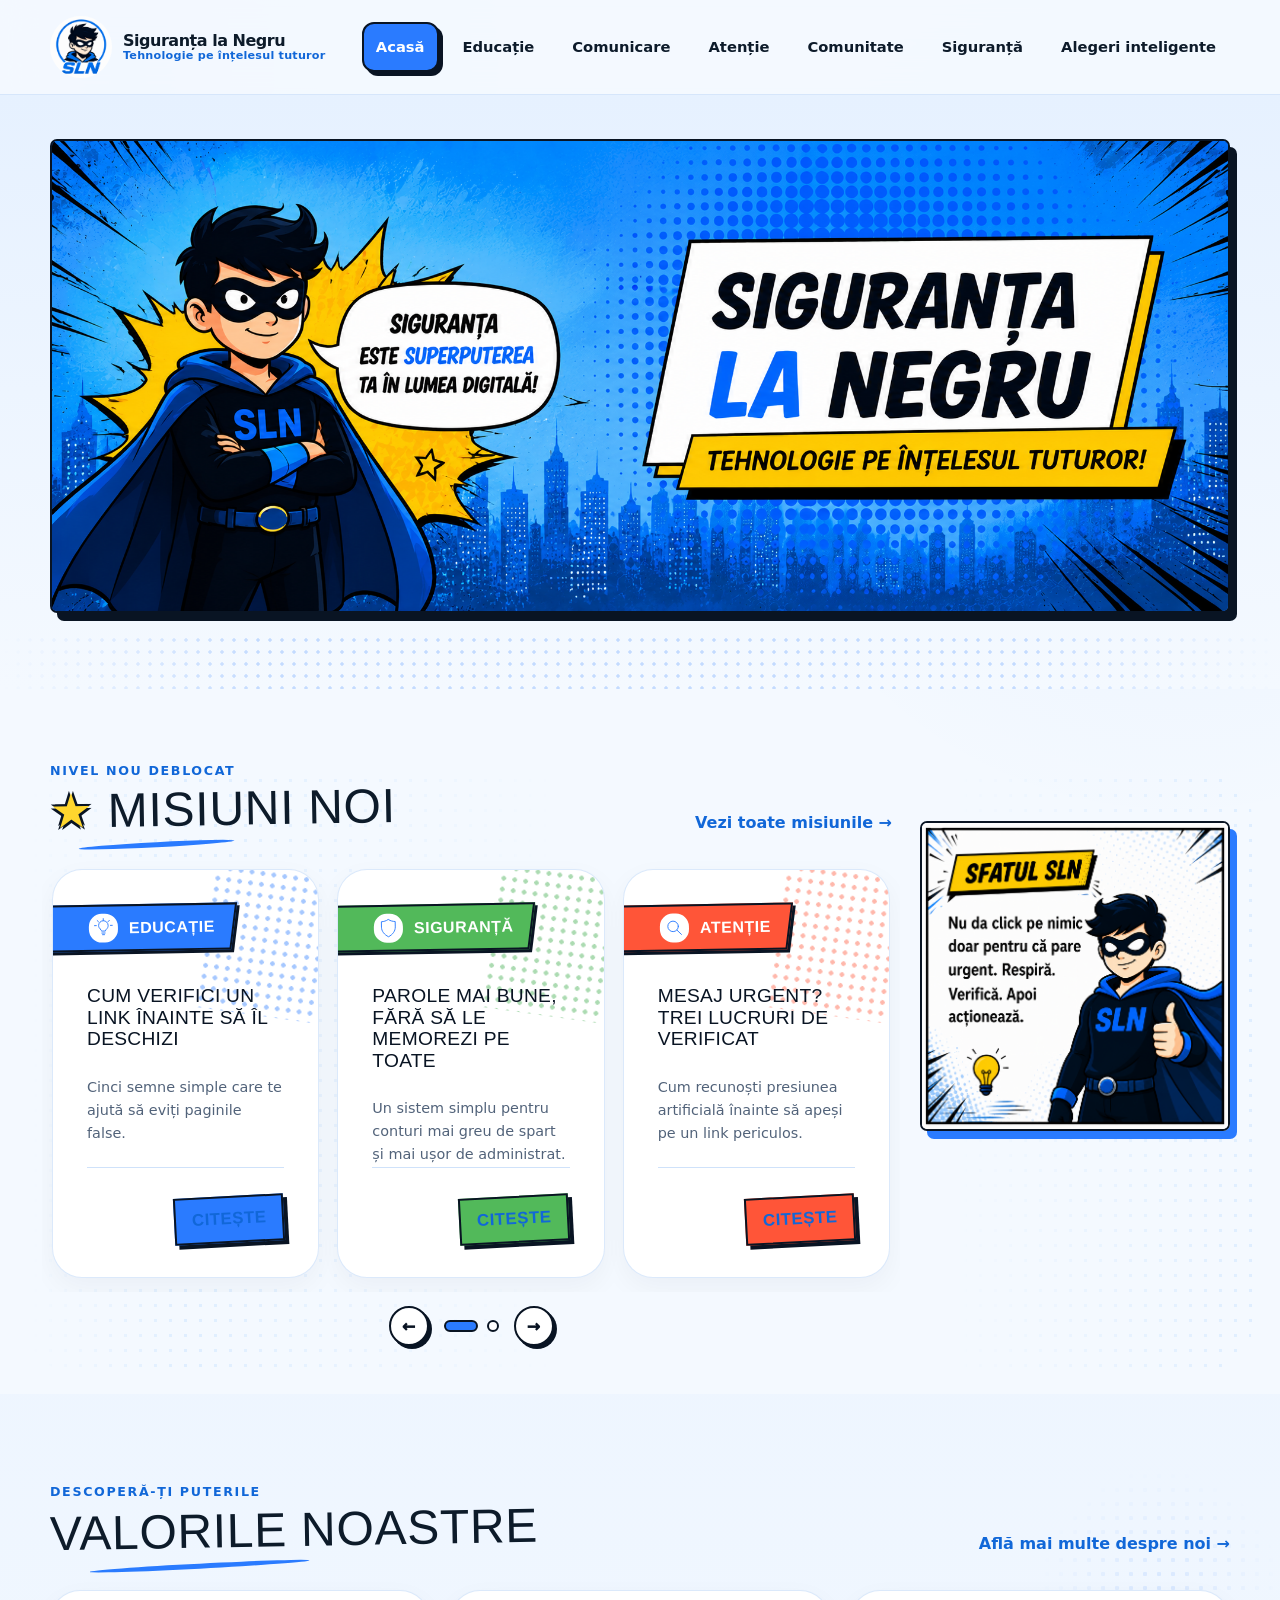
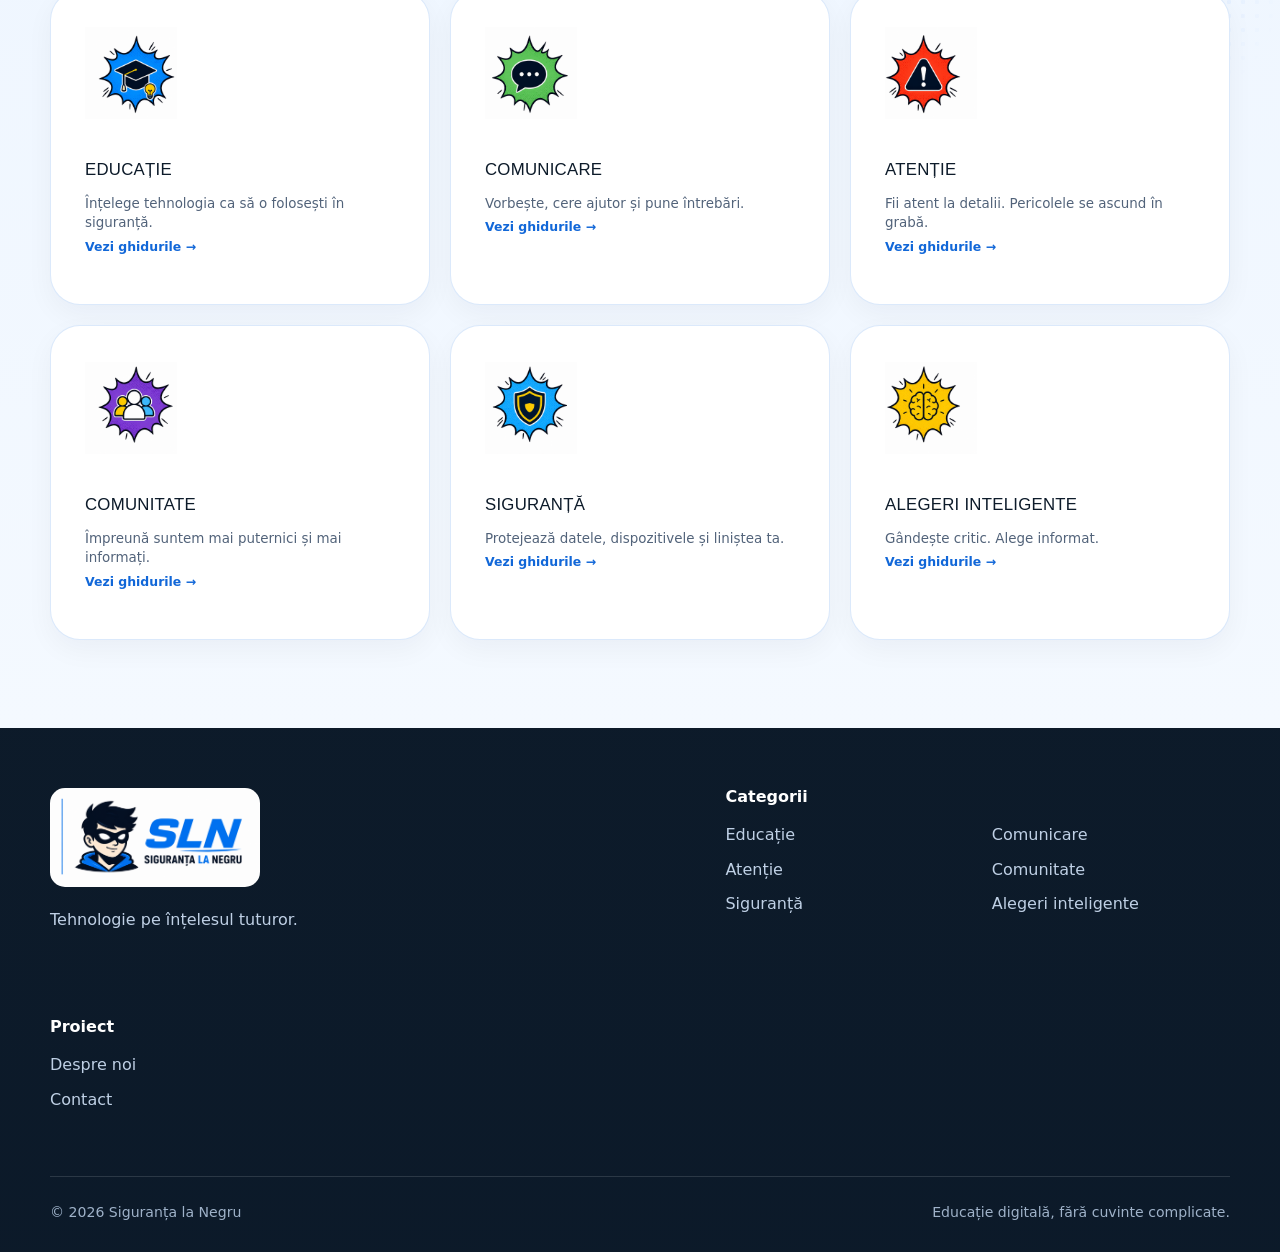
<file: index.html>
<!doctype html>
<html lang="ro">
<head>
  <meta charset="utf-8"><meta name="viewport" content="width=device-width, initial-scale=1">
  <meta name="description" content="Siguranța la Negru explică siguranța digitală simplu, clar și practic, pentru toată lumea.">
  <title>Siguranța la Negru — Tehnologie pe înțelesul tuturor</title>
  <link rel="icon" href="assets/images/logo.png"><link rel="stylesheet" href="assets/css/main.css">
</head>
<body data-root="." data-page="home">
  <div data-site-header></div>
  <main id="continut">
    <section class="hero comic-hero">
      <div class="container">
        <div class="comic-banner"><img src="assets/images/hero-comic-v2.png" alt="SLN: Siguranța este superputerea ta în lumea digitală. Siguranța la Negru — Tehnologie pe înțelesul tuturor"></div>
      </div>
    </section>
    <div class="container home-content-grid">
    <section class="section articles-section" id="articole">
      <div>
        <div class="section-heading comic-section-heading"><div><p class="eyebrow">Nivel nou deblocat</p><h2><span class="heading-star">★</span> Misiuni noi</h2></div><a class="section-link" href="pages/educatie.html">Vezi toate misiunile →</a></div>
        <div class="missions-carousel" data-carousel aria-label="Misiuni educaționale">
          <div class="missions-viewport">
            <div class="missions-track">
              <div class="mission-slide" aria-label="Misiunile 1–3">
                <article class="article-card mission-card mission-blue"><div class="article-category"><span class="article-icon"><img src="assets/images/categories/educatie.svg" alt=""></span><span>Educație</span></div><h3>Cum verifici un link înainte să îl deschizi</h3><p>Cinci semne simple care te ajută să eviți paginile false.</p><div class="article-footer"><a class="read-more" href="#" data-coming-soon>Citește</a></div></article>
                <article class="article-card mission-card mission-green"><div class="article-category"><span class="article-icon"><img src="assets/images/categories/siguranta.svg" alt=""></span><span>Siguranță</span></div><h3>Parole mai bune, fără să le memorezi pe toate</h3><p>Un sistem simplu pentru conturi mai greu de spart și mai ușor de administrat.</p><div class="article-footer"><a class="read-more" href="#" data-coming-soon>Citește</a></div></article>
                <article class="article-card mission-card mission-red"><div class="article-category"><span class="article-icon"><img src="assets/images/categories/atentie.svg" alt=""></span><span>Atenție</span></div><h3>Mesaj urgent? Trei lucruri de verificat</h3><p>Cum recunoști presiunea artificială înainte să apeși pe un link periculos.</p><div class="article-footer"><a class="read-more" href="#" data-coming-soon>Citește</a></div></article>
              </div>
              <div class="mission-slide" aria-label="Misiunile 4–6">
                <article class="article-card mission-card mission-purple"><div class="article-category"><span class="article-icon"><img src="assets/images/categories/comunitate.svg" alt=""></span><span>Comunitate</span></div><h3>Cum ajuți un prieten prins într-o fraudă</h3><p>Pași calmi și clari pentru a limita pagubele și a cere ajutor.</p><div class="article-footer"><a class="read-more" href="#" data-coming-soon>Citește</a></div></article>
                <article class="article-card mission-card mission-cyan"><div class="article-category"><span class="article-icon"><img src="assets/images/categories/comunicare.svg" alt=""></span><span>Comunicare</span></div><h3>Când un mesaj încearcă să te manipuleze</h3><p>Recunoaște presiunea, promisiunile false și cererile neobișnuite.</p><div class="article-footer"><a class="read-more" href="#" data-coming-soon>Citește</a></div></article>
                <article class="article-card mission-card mission-yellow"><div class="article-category"><span class="article-icon"><img src="assets/images/categories/alegeri-inteligente.svg" alt=""></span><span>Alegeri inteligente</span></div><h3>Ce permisiuni merită o aplicație</h3><p>Verifică accesul la cameră, locație, contacte și microfon.</p><div class="article-footer"><a class="read-more" href="#" data-coming-soon>Citește</a></div></article>
              </div>
            </div>
          </div>
          <div class="carousel-controls"><button type="button" class="carousel-arrow" data-carousel-prev aria-label="Misiunile precedente">←</button><div class="carousel-dots" role="tablist" aria-label="Alege grupul de misiuni"><button type="button" class="carousel-dot is-active" data-carousel-dot="0" aria-label="Misiunile 1–3" aria-selected="true"></button><button type="button" class="carousel-dot" data-carousel-dot="1" aria-label="Misiunile 4–6" aria-selected="false"></button></div><button type="button" class="carousel-arrow" data-carousel-next aria-label="Următoarele misiuni">→</button></div>
        </div>
      </div>
    </section>
    <aside class="sln-tip comic-tip" aria-labelledby="sln-tip-title">
      <h2 class="visually-hidden" id="sln-tip-title">Sfatul SLN</h2>
      <img src="assets/images/sfatul-sln-square.png" alt="Sfatul SLN: Nu da click pe nimic doar pentru că pare urgent. Respiră. Verifică. Apoi acționează.">
    </aside>
    </div>
    <section class="section" id="valori">
      <div class="container">
        <div class="section-heading comic-section-heading"><div><p class="eyebrow">Descoperă-ți puterile</p><h2>Valorile noastre</h2></div><a class="section-link" href="pages/comunitate.html">Află mai multe despre noi →</a></div>
        <div class="values-grid">
          <article class="value-card power-card power-blue"><div class="value-icon"><img src="assets/images/categories/educatie.svg" alt=""></div><div><h3>Educație</h3><p>Înțelege tehnologia ca să o folosești în siguranță.</p><a class="card-link" href="pages/educatie.html">Vezi ghidurile →</a></div></article>
          <article class="value-card power-card power-green"><div class="value-icon"><img src="assets/images/categories/comunicare.svg" alt=""></div><div><h3>Comunicare</h3><p>Vorbește, cere ajutor și pune întrebări.</p><a class="card-link" href="pages/comunicare.html">Vezi ghidurile →</a></div></article>
          <article class="value-card power-card power-red"><div class="value-icon"><img src="assets/images/categories/atentie.svg" alt=""></div><div><h3>Atenție</h3><p>Fii atent la detalii. Pericolele se ascund în grabă.</p><a class="card-link" href="pages/atentie.html">Vezi ghidurile →</a></div></article>
          <article class="value-card power-card power-purple"><div class="value-icon"><img src="assets/images/categories/comunitate.svg" alt=""></div><div><h3>Comunitate</h3><p>Împreună suntem mai puternici și mai informați.</p><a class="card-link" href="pages/comunitate.html">Vezi ghidurile →</a></div></article>
          <article class="value-card power-card power-cyan"><div class="value-icon"><img src="assets/images/categories/siguranta.svg" alt=""></div><div><h3>Siguranță</h3><p>Protejează datele, dispozitivele și liniștea ta.</p><a class="card-link" href="pages/siguranta.html">Vezi ghidurile →</a></div></article>
          <article class="value-card power-card power-yellow"><div class="value-icon"><img src="assets/images/categories/alegeri-inteligente.svg" alt=""></div><div><h3>Alegeri inteligente</h3><p>Gândește critic. Alege informat.</p><a class="card-link" href="pages/alegeri-inteligente.html">Vezi ghidurile →</a></div></article>
        </div>
      </div>
    </section>
  </main>
  <div data-site-footer></div><script src="assets/js/site.js"></script>
</body></html>
</file>
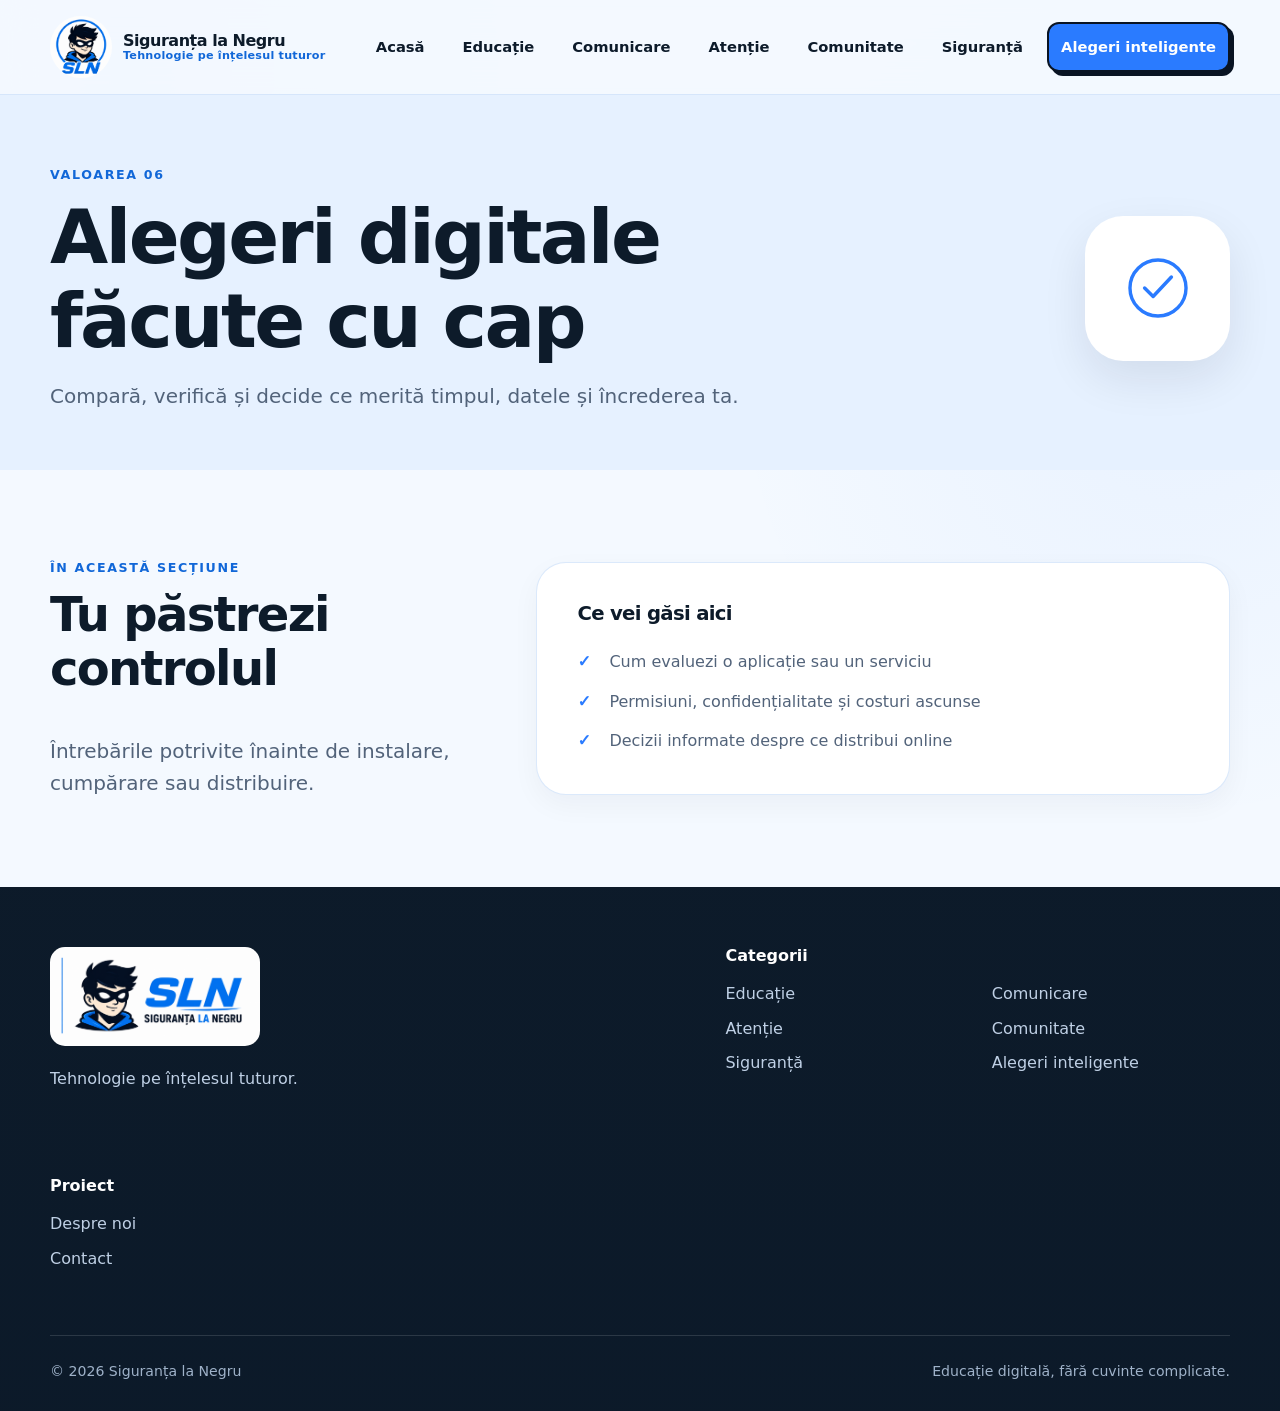
<file: pages/alegeri-inteligente.html>
<!doctype html><html lang="ro"><head><meta charset="utf-8"><meta name="viewport" content="width=device-width,initial-scale=1"><meta name="description" content="Alegeri informate despre aplicații, servicii și viața digitală."><title>Alegeri inteligente — Siguranța la Negru</title><link rel="icon" href="../assets/images/logo.png"><link rel="stylesheet" href="../assets/css/main.css"></head><body data-root=".." data-page="alegeri"><div data-site-header></div><main id="continut"><section class="page-hero"><div class="container page-hero-inner"><div><p class="eyebrow">Valoarea 06</p><h1>Alegeri digitale făcute cu cap</h1><p class="lead">Compară, verifică și decide ce merită timpul, datele și încrederea ta.</p></div><div class="page-hero-mark" aria-hidden="true">✓</div></div></section><section class="section"><div class="container empty-state"><div><p class="eyebrow">În această secțiune</p><h2>Tu păstrezi controlul</h2><p class="lead">Întrebările potrivite înainte de instalare, cumpărare sau distribuire.</p></div><article class="info-card"><h3>Ce vei găsi aici</h3><ul class="check-list"><li>Cum evaluezi o aplicație sau un serviciu</li><li>Permisiuni, confidențialitate și costuri ascunse</li><li>Decizii informate despre ce distribui online</li></ul></article></div></section></main><div data-site-footer></div><script src="../assets/js/site.js"></script></body></html>
</file>
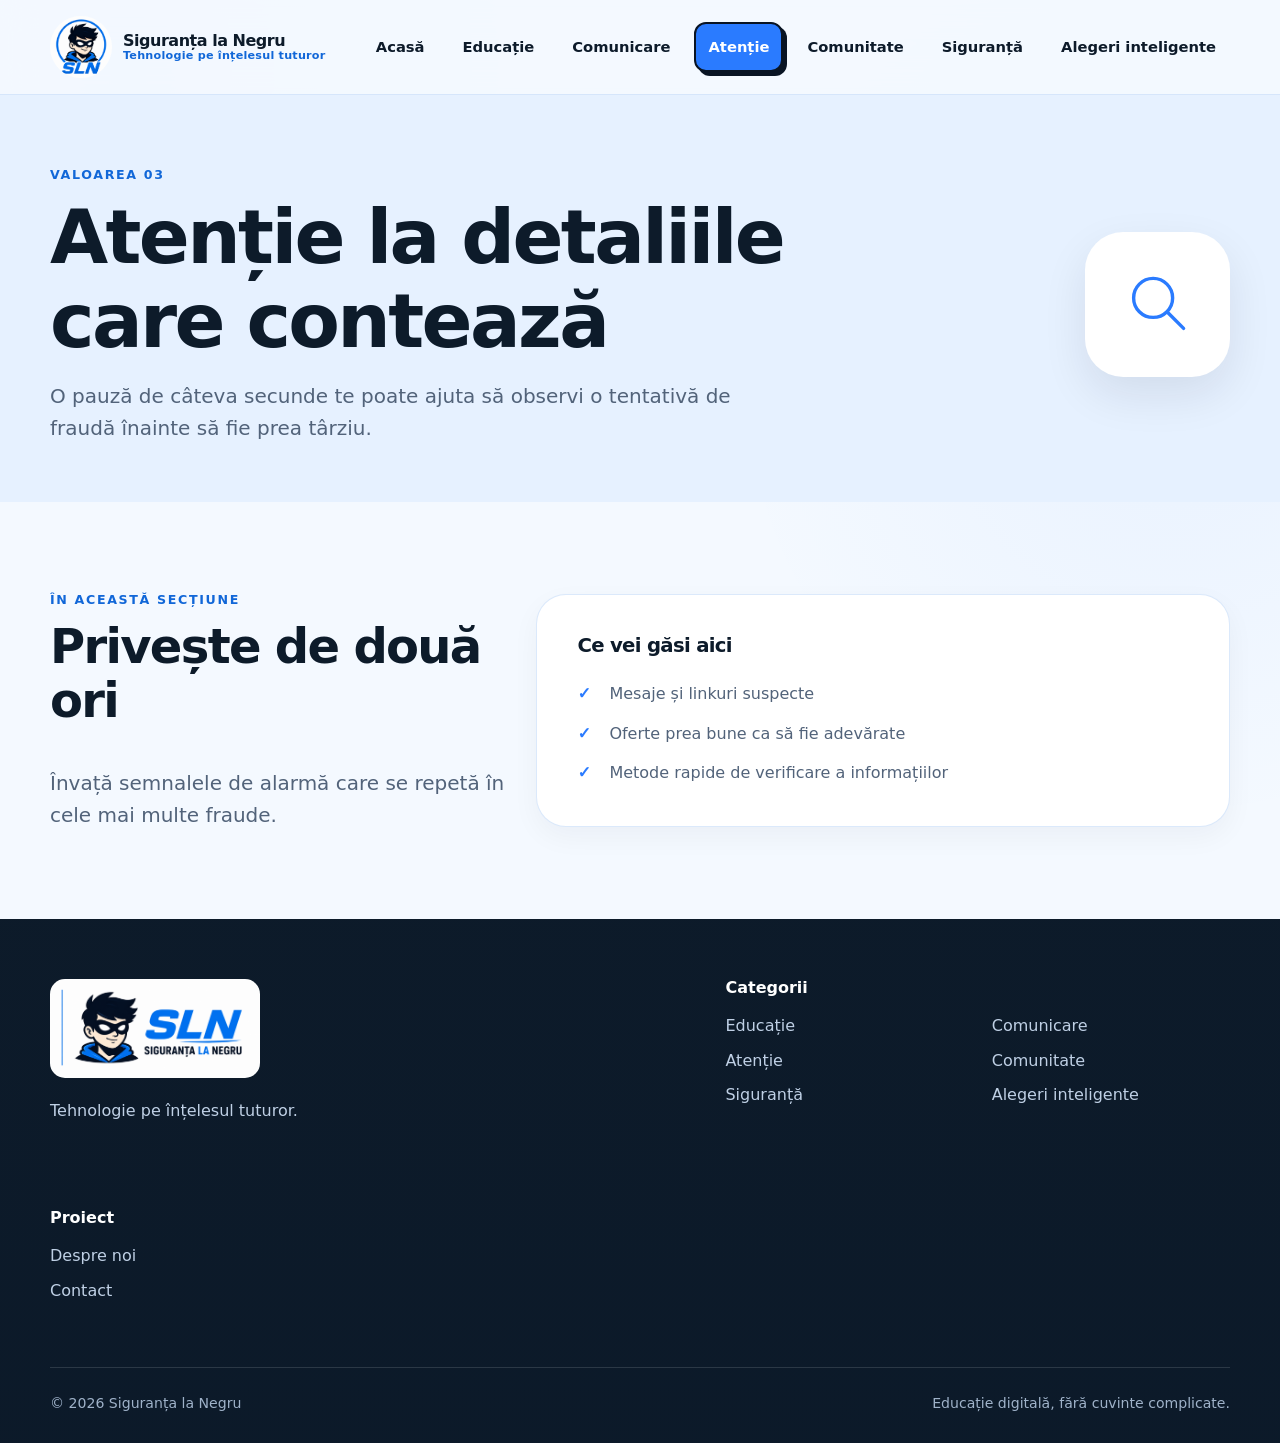
<file: pages/atentie.html>
<!doctype html><html lang="ro"><head><meta charset="utf-8"><meta name="viewport" content="width=device-width,initial-scale=1"><meta name="description" content="Recunoaște fraudele și semnalele de alarmă din mediul online."><title>Atenție — Siguranța la Negru</title><link rel="icon" href="../assets/images/logo.png"><link rel="stylesheet" href="../assets/css/main.css"></head><body data-root=".." data-page="atentie"><div data-site-header></div><main id="continut"><section class="page-hero"><div class="container page-hero-inner"><div><p class="eyebrow">Valoarea 03</p><h1>Atenție la detaliile care contează</h1><p class="lead">O pauză de câteva secunde te poate ajuta să observi o tentativă de fraudă înainte să fie prea târziu.</p></div><div class="page-hero-mark" aria-hidden="true">⌕</div></div></section><section class="section"><div class="container empty-state"><div><p class="eyebrow">În această secțiune</p><h2>Privește de două ori</h2><p class="lead">Învață semnalele de alarmă care se repetă în cele mai multe fraude.</p></div><article class="info-card"><h3>Ce vei găsi aici</h3><ul class="check-list"><li>Mesaje și linkuri suspecte</li><li>Oferte prea bune ca să fie adevărate</li><li>Metode rapide de verificare a informațiilor</li></ul></article></div></section></main><div data-site-footer></div><script src="../assets/js/site.js"></script></body></html>
</file>
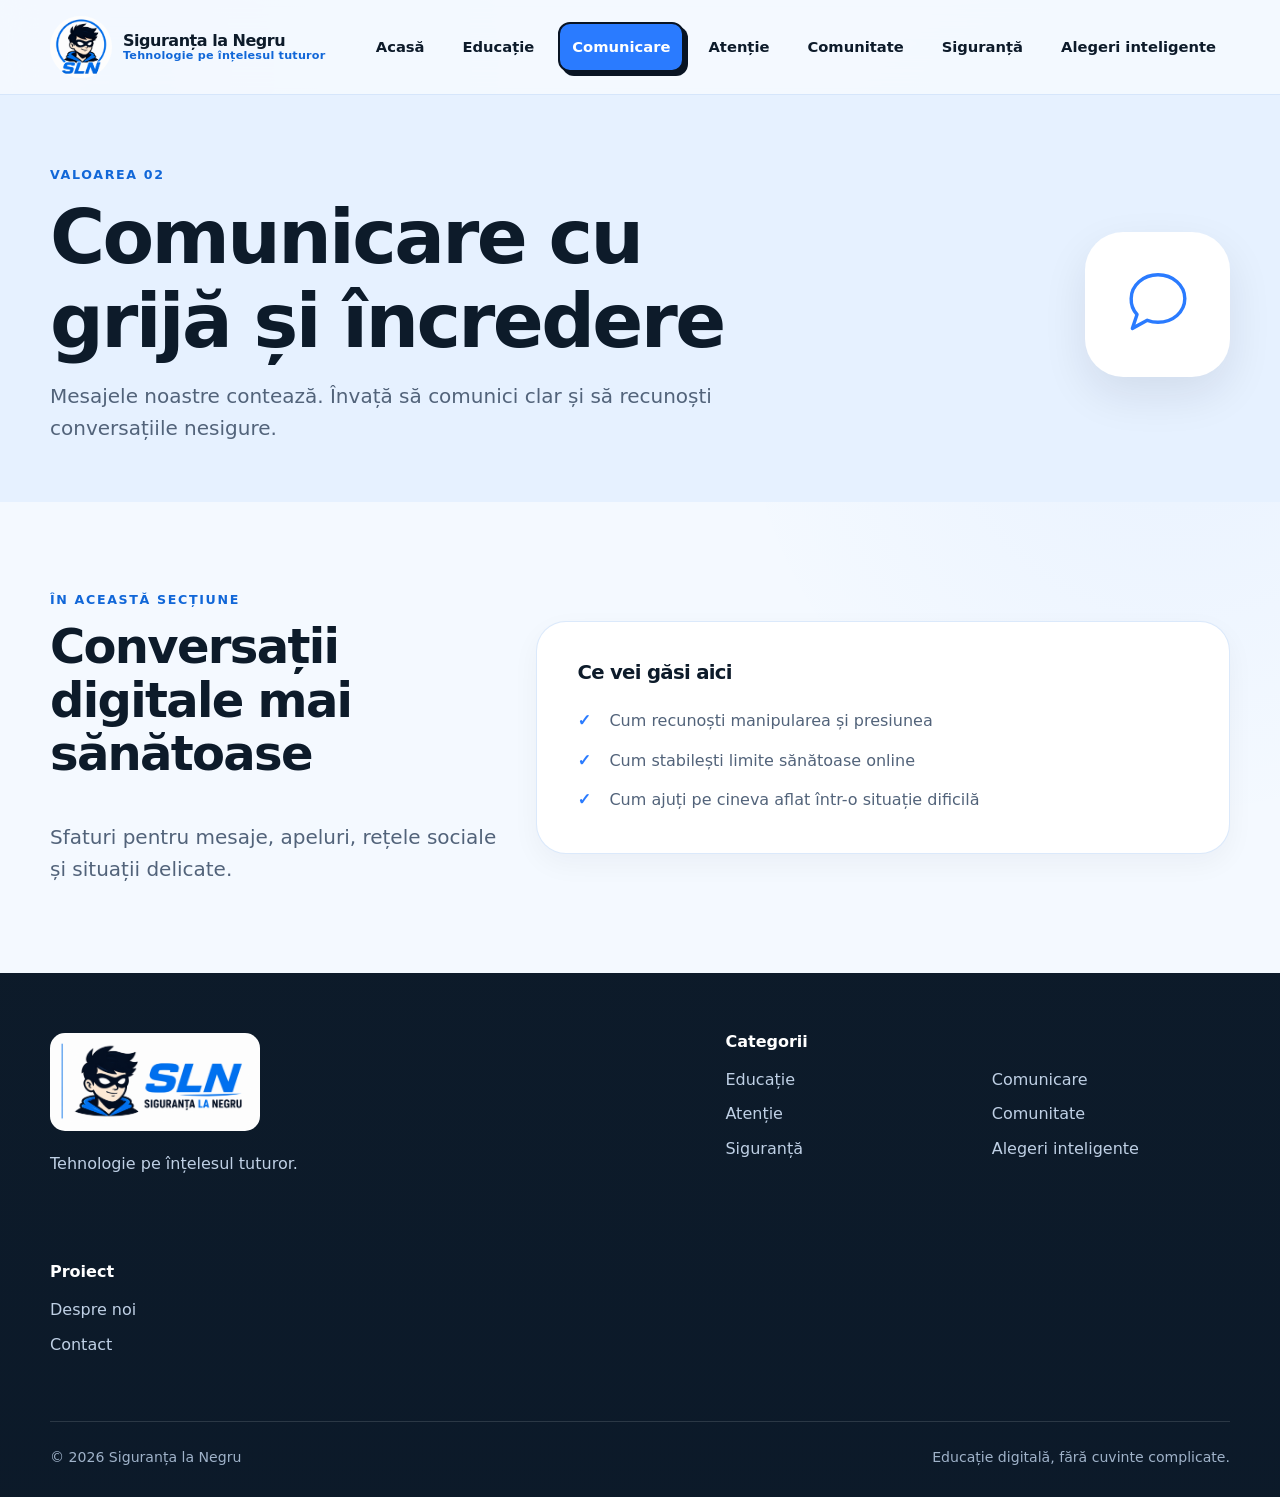
<file: pages/comunicare.html>
<!doctype html><html lang="ro"><head><meta charset="utf-8"><meta name="viewport" content="width=device-width,initial-scale=1"><meta name="description" content="Comunicare responsabilă și sigură în mediul digital."><title>Comunicare — Siguranța la Negru</title><link rel="icon" href="../assets/images/logo.png"><link rel="stylesheet" href="../assets/css/main.css"></head><body data-root=".." data-page="comunicare"><div data-site-header></div><main id="continut"><section class="page-hero"><div class="container page-hero-inner"><div><p class="eyebrow">Valoarea 02</p><h1>Comunicare cu grijă și încredere</h1><p class="lead">Mesajele noastre contează. Învață să comunici clar și să recunoști conversațiile nesigure.</p></div><div class="page-hero-mark" aria-hidden="true">◌</div></div></section><section class="section"><div class="container empty-state"><div><p class="eyebrow">În această secțiune</p><h2>Conversații digitale mai sănătoase</h2><p class="lead">Sfaturi pentru mesaje, apeluri, rețele sociale și situații delicate.</p></div><article class="info-card"><h3>Ce vei găsi aici</h3><ul class="check-list"><li>Cum recunoști manipularea și presiunea</li><li>Cum stabilești limite sănătoase online</li><li>Cum ajuți pe cineva aflat într-o situație dificilă</li></ul></article></div></section></main><div data-site-footer></div><script src="../assets/js/site.js"></script></body></html>
</file>
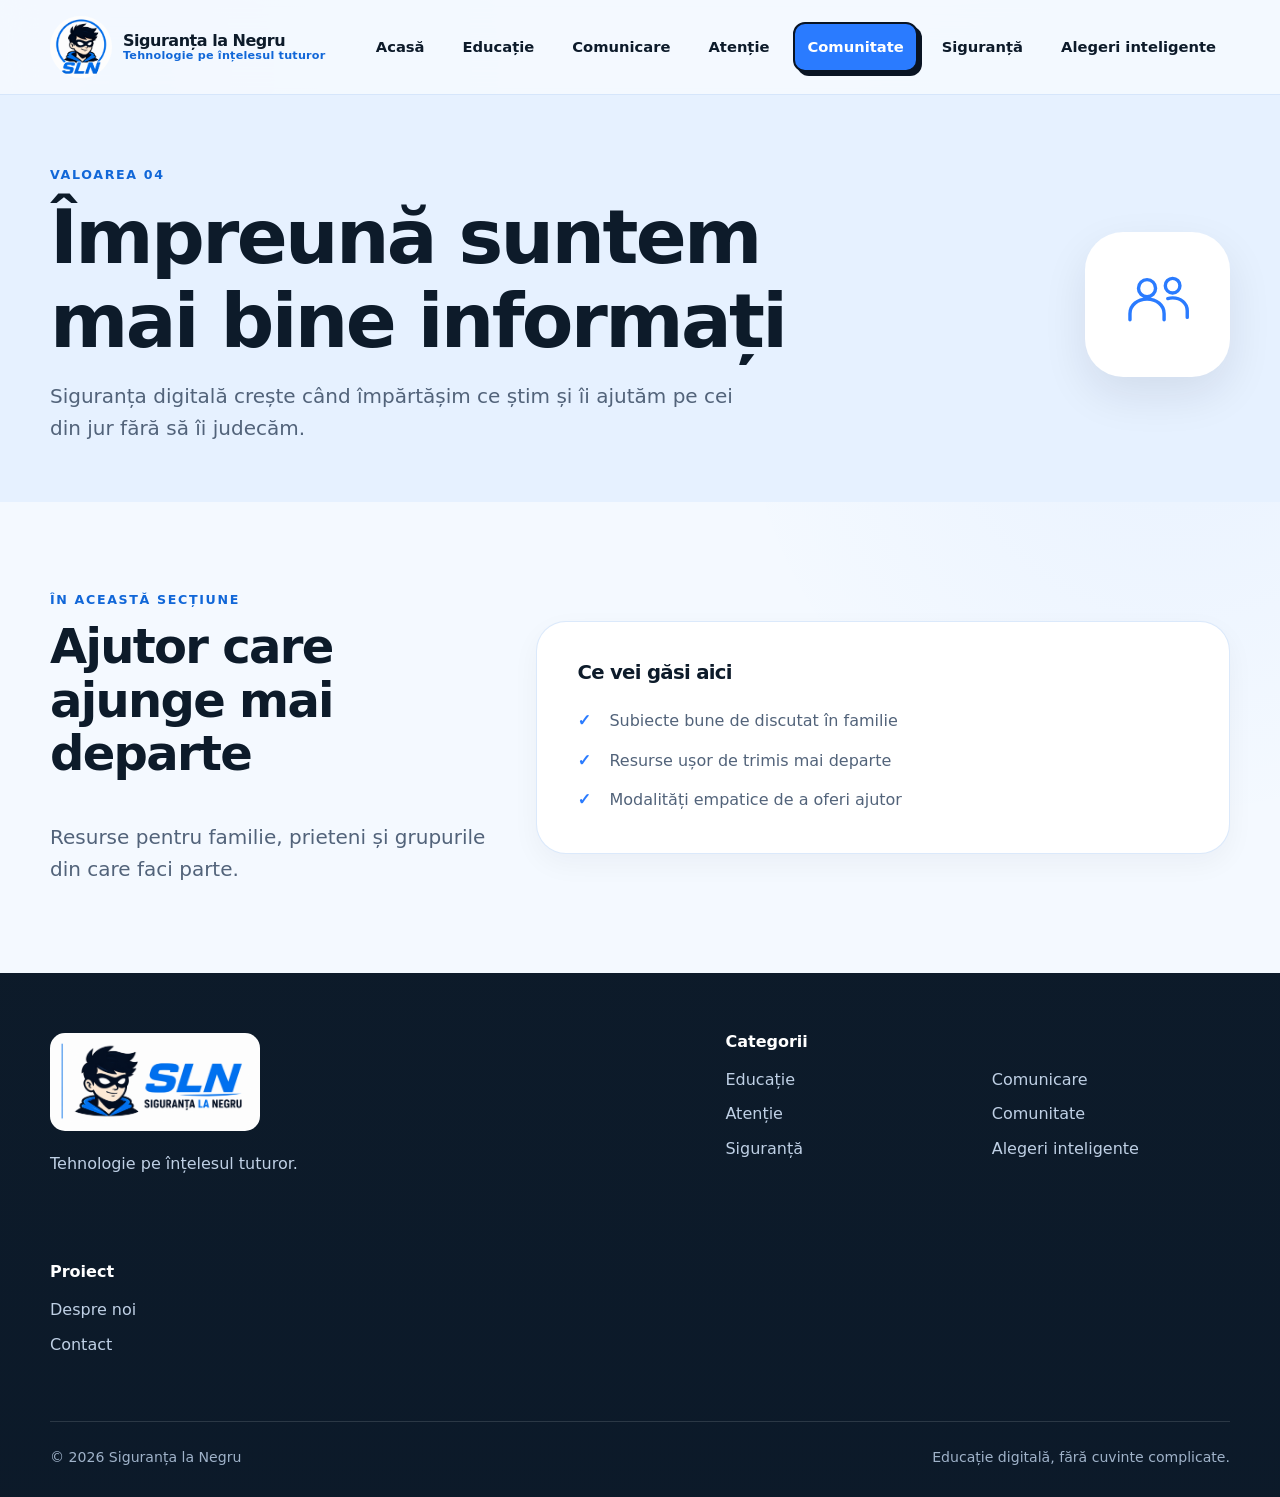
<file: pages/comunitate.html>
<!doctype html><html lang="ro"><head><meta charset="utf-8"><meta name="viewport" content="width=device-width,initial-scale=1"><meta name="description" content="O comunitate care învață și se protejează împreună."><title>Comunitate — Siguranța la Negru</title><link rel="icon" href="../assets/images/logo.png"><link rel="stylesheet" href="../assets/css/main.css"></head><body data-root=".." data-page="comunitate"><div data-site-header></div><main id="continut"><section class="page-hero"><div class="container page-hero-inner"><div><p class="eyebrow">Valoarea 04</p><h1>Împreună suntem mai bine informați</h1><p class="lead">Siguranța digitală crește când împărtășim ce știm și îi ajutăm pe cei din jur fără să îi judecăm.</p></div><div class="page-hero-mark" aria-hidden="true">◎</div></div></section><section class="section"><div class="container empty-state"><div><p class="eyebrow">În această secțiune</p><h2>Ajutor care ajunge mai departe</h2><p class="lead">Resurse pentru familie, prieteni și grupurile din care faci parte.</p></div><article class="info-card"><h3>Ce vei găsi aici</h3><ul class="check-list"><li>Subiecte bune de discutat în familie</li><li>Resurse ușor de trimis mai departe</li><li>Modalități empatice de a oferi ajutor</li></ul></article></div></section></main><div data-site-footer></div><script src="../assets/js/site.js"></script></body></html>
</file>
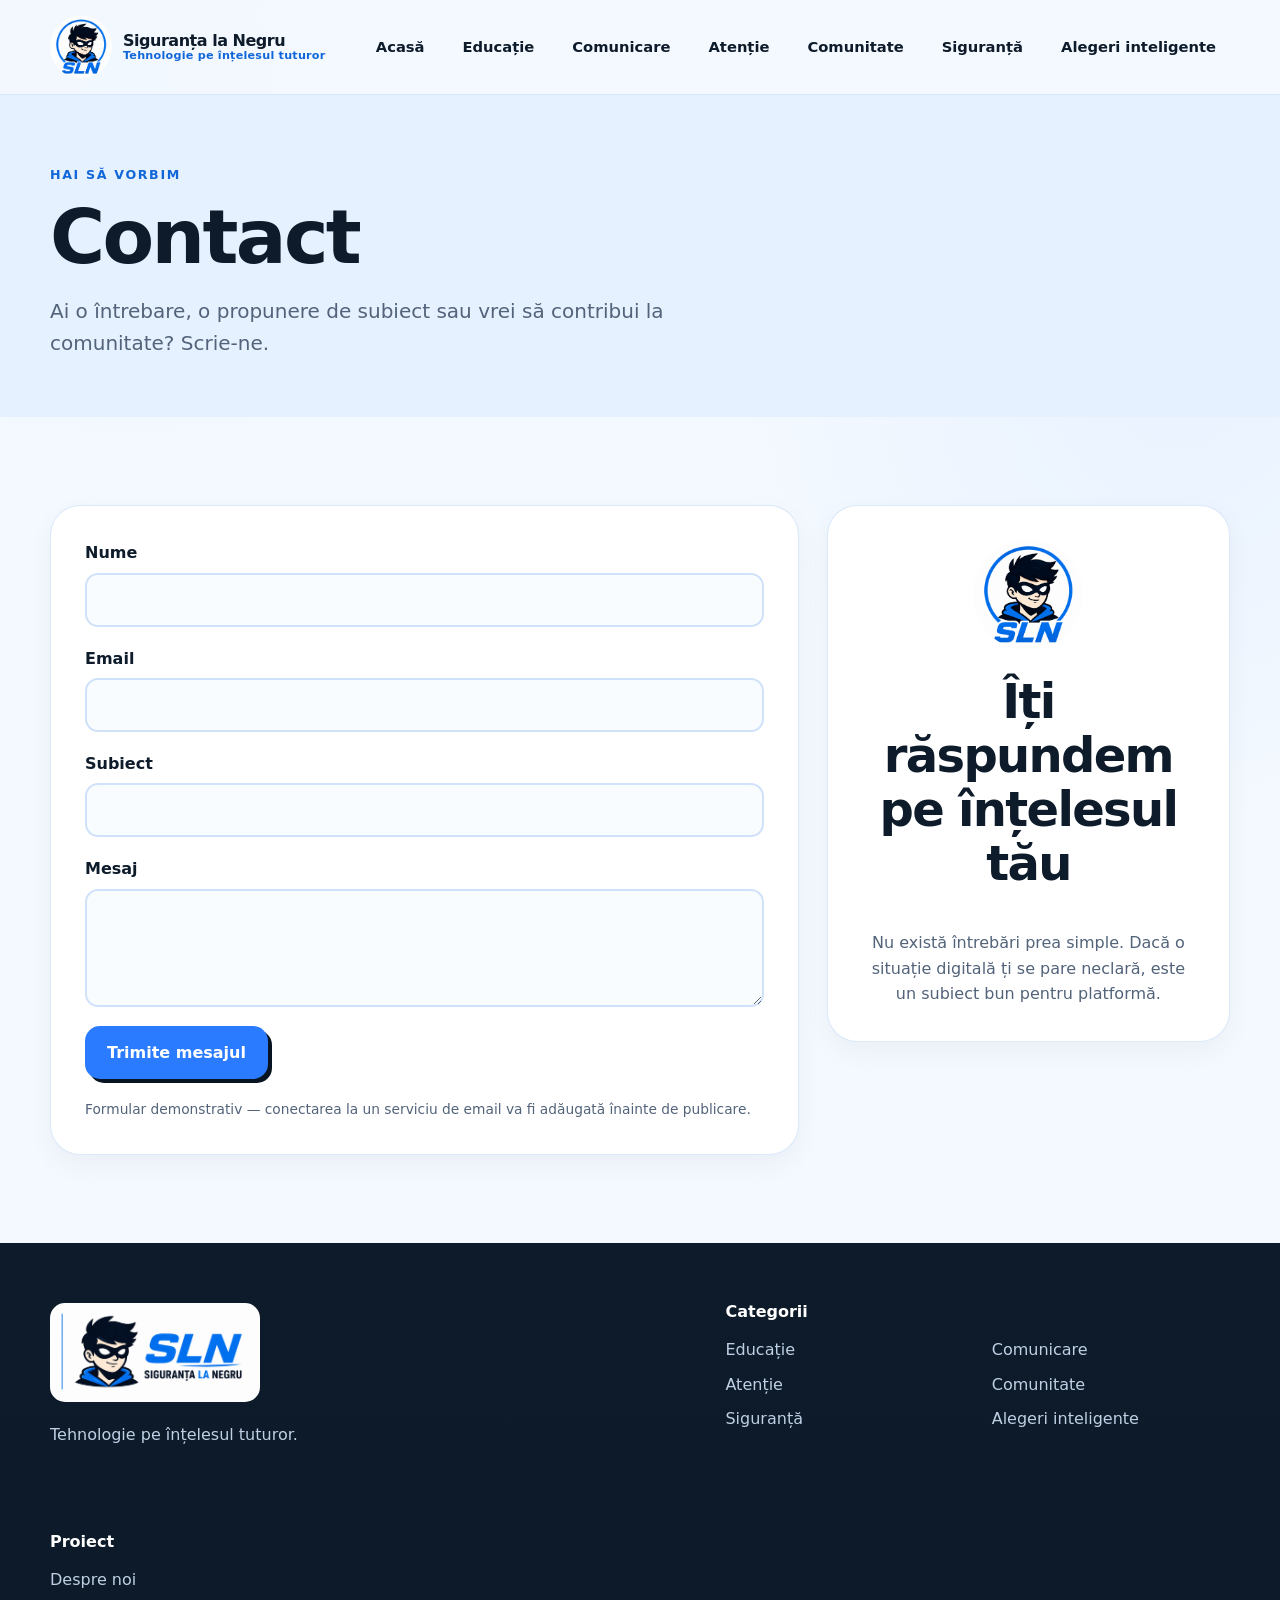
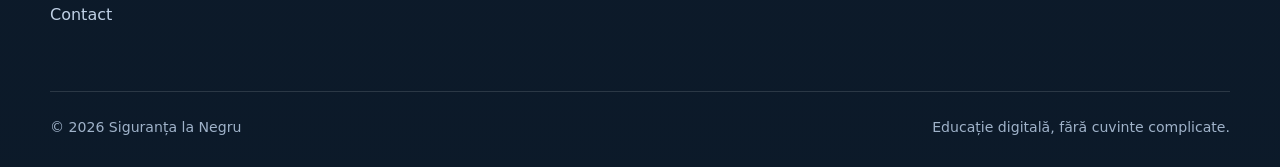
<file: pages/contact.html>
<!doctype html>
<html lang="ro"><head><meta charset="utf-8"><meta name="viewport" content="width=device-width,initial-scale=1"><meta name="description" content="Contactează echipa Siguranța la Negru."><title>Contact — Siguranța la Negru</title><link rel="icon" href="../assets/images/logo.png"><link rel="stylesheet" href="../assets/css/main.css"></head>
<body data-root=".." data-page="contact"><div data-site-header></div><main id="continut"><section class="page-hero contact-hero"><div class="container"><p class="eyebrow">Hai să vorbim</p><h1>Contact</h1><p class="lead">Ai o întrebare, o propunere de subiect sau vrei să contribui la comunitate? Scrie-ne.</p></div></section><section class="section"><div class="container contact-layout"><form class="contact-form info-card" data-contact-form><div class="form-row"><label for="nume">Nume</label><input id="nume" name="nume" type="text" autocomplete="name" required></div><div class="form-row"><label for="email">Email</label><input id="email" name="email" type="email" autocomplete="email" required></div><div class="form-row"><label for="subiect">Subiect</label><input id="subiect" name="subiect" type="text" required></div><div class="form-row"><label for="mesaj">Mesaj</label><textarea id="mesaj" name="mesaj" rows="6" required></textarea></div><button class="button comic-button" type="submit">Trimite mesajul</button><p class="form-note">Formular demonstrativ — conectarea la un serviciu de email va fi adăugată înainte de publicare.</p></form><aside class="info-card contact-note"><img src="../assets/images/logo.png" alt="SLN" width="110" height="110"><h2>Îți răspundem pe înțelesul tău</h2><p>Nu există întrebări prea simple. Dacă o situație digitală ți se pare neclară, este un subiect bun pentru platformă.</p></aside></div></section></main><div data-site-footer></div><script src="../assets/js/site.js"></script></body></html>
</file>
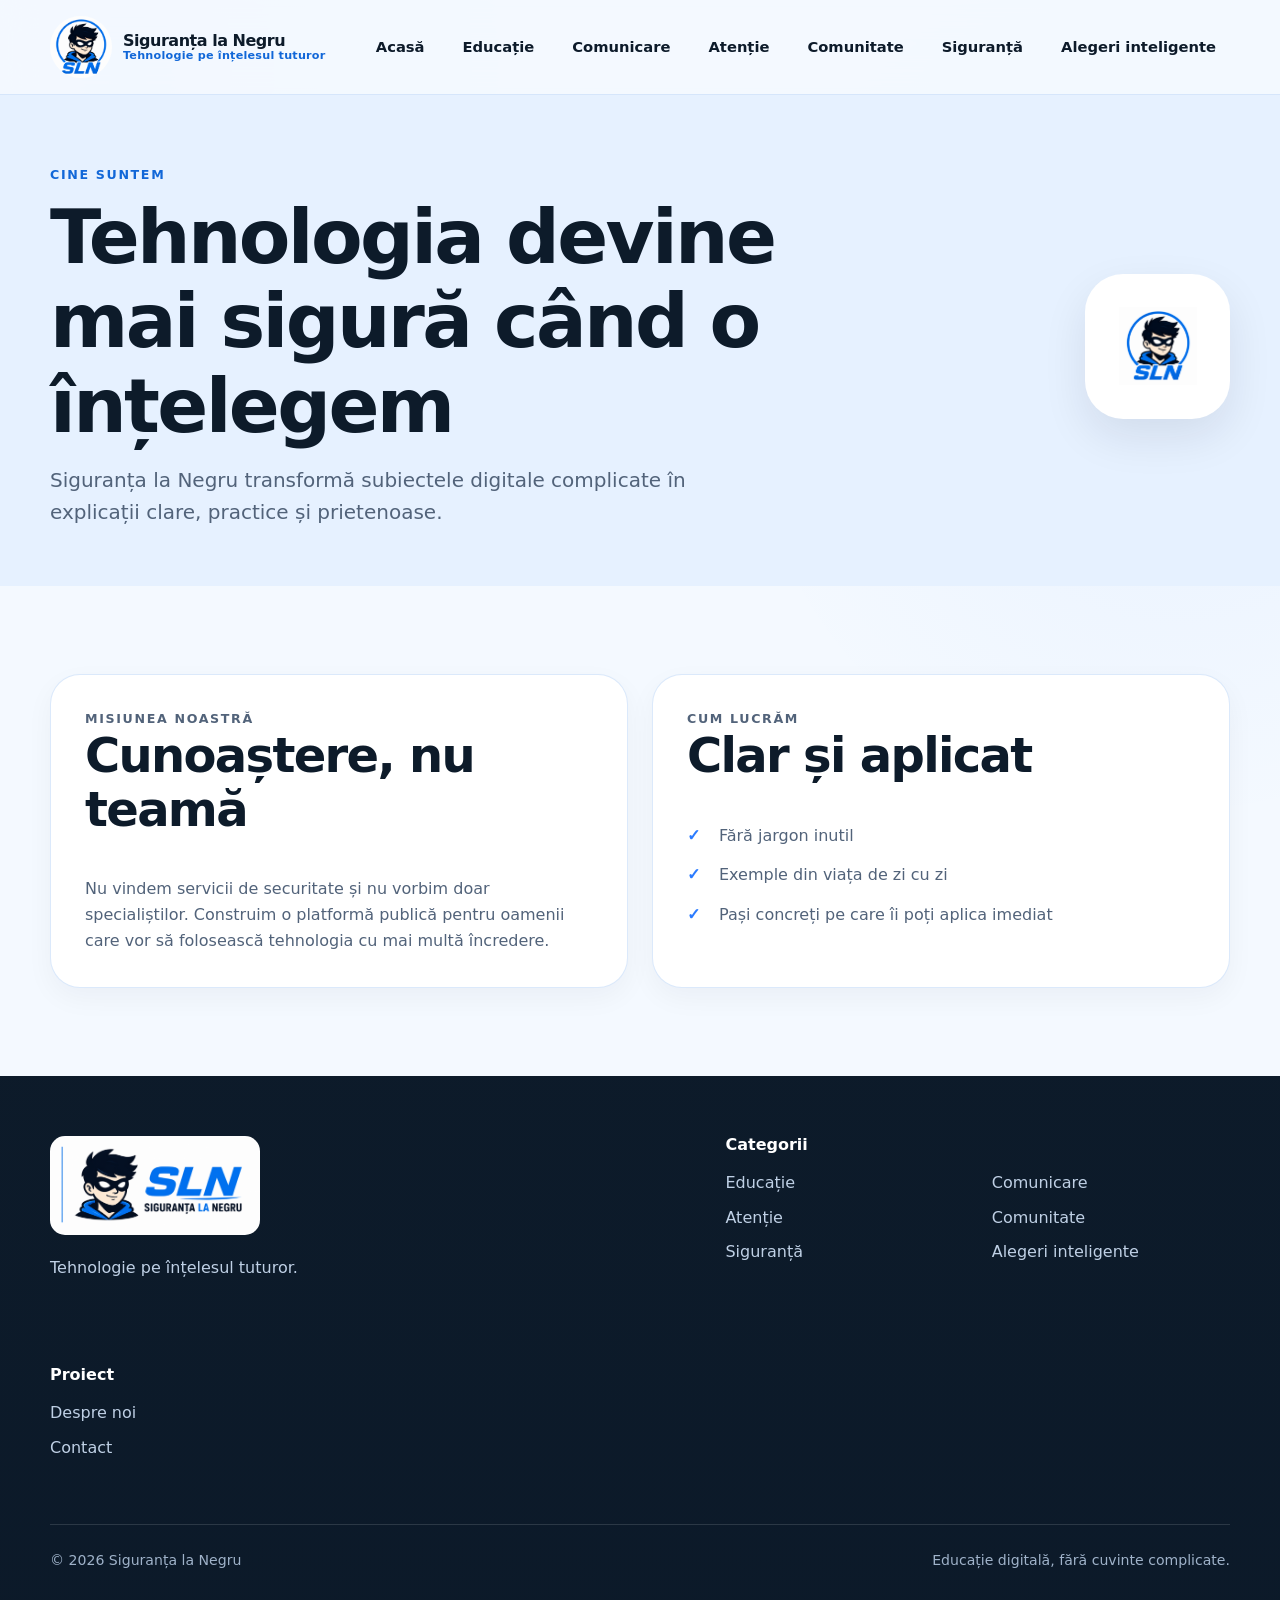
<file: pages/despre-noi.html>
<!doctype html>
<html lang="ro"><head><meta charset="utf-8"><meta name="viewport" content="width=device-width,initial-scale=1"><meta name="description" content="Despre misiunea educațională Siguranța la Negru."><title>Despre noi — Siguranța la Negru</title><link rel="icon" href="../assets/images/logo.png"><link rel="stylesheet" href="../assets/css/main.css"></head>
<body data-root=".." data-page="despre"><div data-site-header></div><main id="continut"><section class="page-hero about-hero"><div class="container page-hero-inner"><div><p class="eyebrow">Cine suntem</p><h1>Tehnologia devine mai sigură când o înțelegem</h1><p class="lead">Siguranța la Negru transformă subiectele digitale complicate în explicații clare, practice și prietenoase.</p></div><div class="page-hero-mark"><img src="../assets/images/logo.png" alt="SLN, mascota proiectului"></div></div></section><section class="section"><div class="container about-grid"><article class="info-card"><p class="eyebrow">Misiunea noastră</p><h2>Cunoaștere, nu teamă</h2><p>Nu vindem servicii de securitate și nu vorbim doar specialiștilor. Construim o platformă publică pentru oamenii care vor să folosească tehnologia cu mai multă încredere.</p></article><article class="info-card"><p class="eyebrow">Cum lucrăm</p><h2>Clar și aplicat</h2><ul class="check-list"><li>Fără jargon inutil</li><li>Exemple din viața de zi cu zi</li><li>Pași concreți pe care îi poți aplica imediat</li></ul></article></div></section></main><div data-site-footer></div><script src="../assets/js/site.js"></script></body></html>
</file>
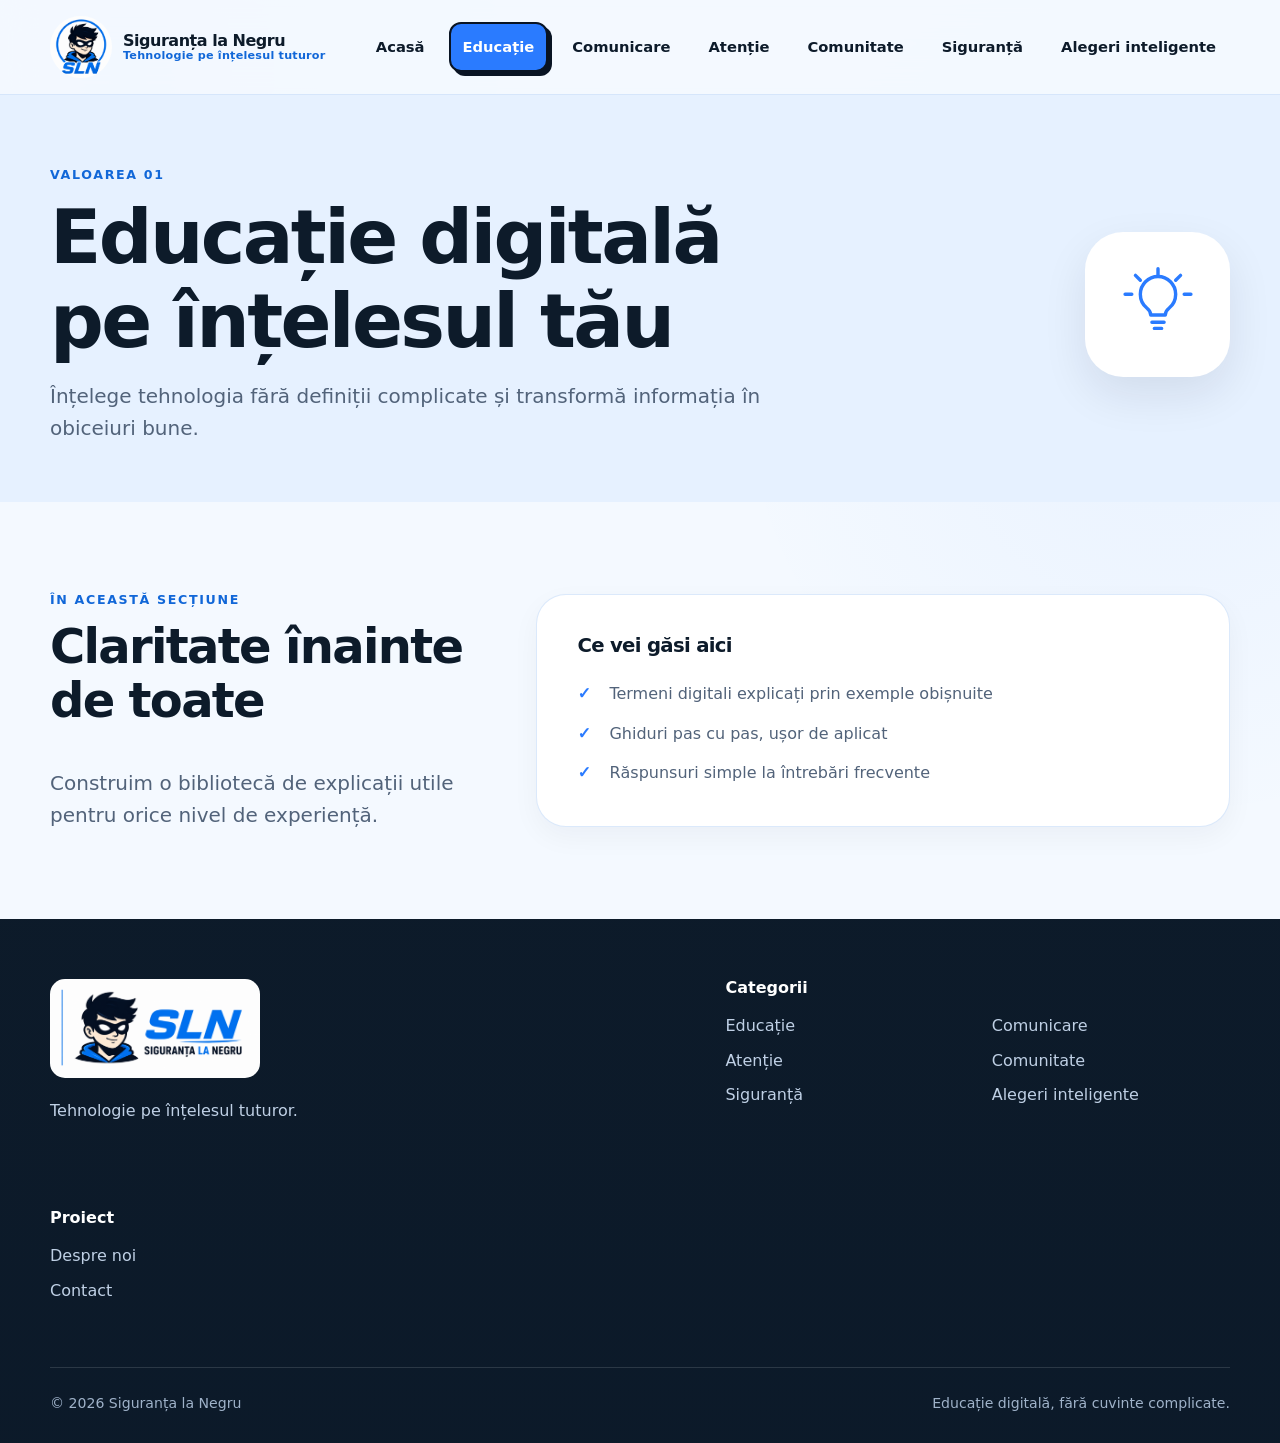
<file: pages/educatie.html>
<!doctype html><html lang="ro"><head><meta charset="utf-8"><meta name="viewport" content="width=device-width,initial-scale=1"><meta name="description" content="Educație digitală explicată simplu, pentru toată lumea."><title>Educație — Siguranța la Negru</title><link rel="icon" href="../assets/images/logo.png"><link rel="stylesheet" href="../assets/css/main.css"></head><body data-root=".." data-page="educatie"><div data-site-header></div><main id="continut"><section class="page-hero"><div class="container page-hero-inner"><div><p class="eyebrow">Valoarea 01</p><h1>Educație digitală pe înțelesul tău</h1><p class="lead">Înțelege tehnologia fără definiții complicate și transformă informația în obiceiuri bune.</p></div><div class="page-hero-mark" aria-hidden="true">✦</div></div></section><section class="section"><div class="container empty-state"><div><p class="eyebrow">În această secțiune</p><h2>Claritate înainte de toate</h2><p class="lead">Construim o bibliotecă de explicații utile pentru orice nivel de experiență.</p></div><article class="info-card"><h3>Ce vei găsi aici</h3><ul class="check-list"><li>Termeni digitali explicați prin exemple obișnuite</li><li>Ghiduri pas cu pas, ușor de aplicat</li><li>Răspunsuri simple la întrebări frecvente</li></ul></article></div></section></main><div data-site-footer></div><script src="../assets/js/site.js"></script></body></html>
</file>
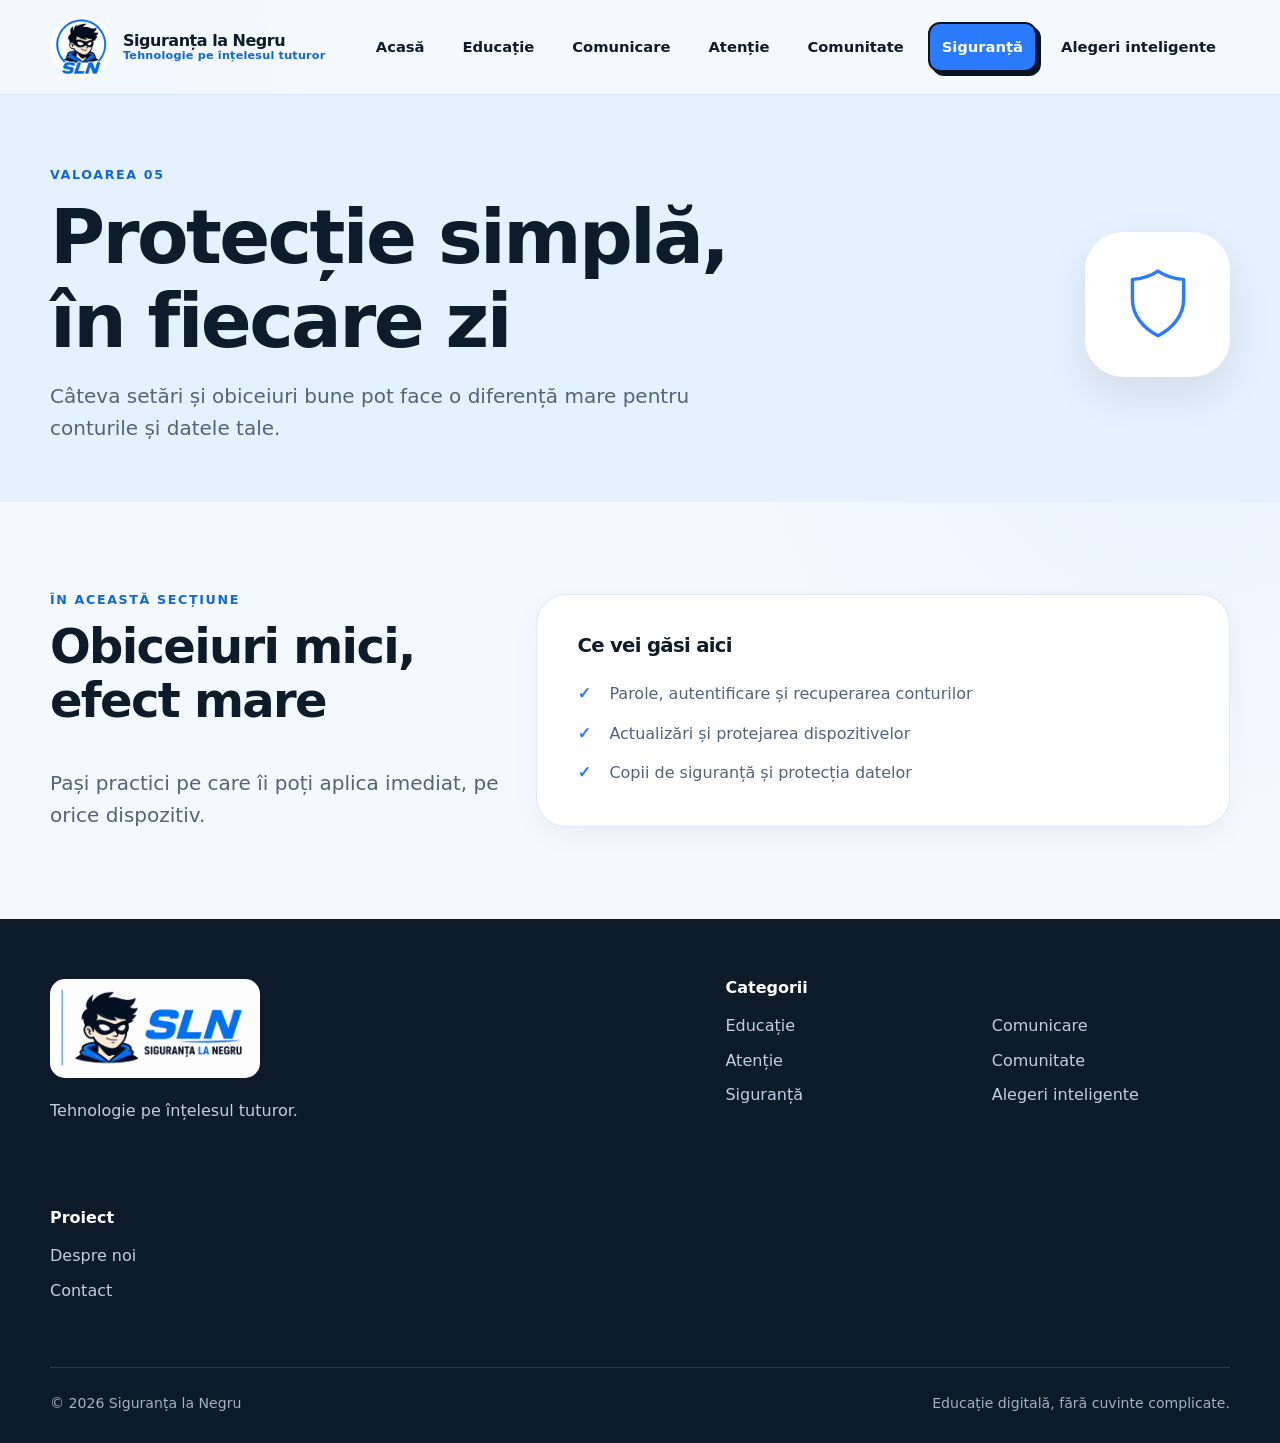
<file: pages/siguranta.html>
<!doctype html><html lang="ro"><head><meta charset="utf-8"><meta name="viewport" content="width=device-width,initial-scale=1"><meta name="description" content="Măsuri practice pentru conturi, dispozitive și date mai sigure."><title>Siguranță — Siguranța la Negru</title><link rel="icon" href="../assets/images/logo.png"><link rel="stylesheet" href="../assets/css/main.css"></head><body data-root=".." data-page="siguranta"><div data-site-header></div><main id="continut"><section class="page-hero"><div class="container page-hero-inner"><div><p class="eyebrow">Valoarea 05</p><h1>Protecție simplă, în fiecare zi</h1><p class="lead">Câteva setări și obiceiuri bune pot face o diferență mare pentru conturile și datele tale.</p></div><div class="page-hero-mark" aria-hidden="true">◇</div></div></section><section class="section"><div class="container empty-state"><div><p class="eyebrow">În această secțiune</p><h2>Obiceiuri mici, efect mare</h2><p class="lead">Pași practici pe care îi poți aplica imediat, pe orice dispozitiv.</p></div><article class="info-card"><h3>Ce vei găsi aici</h3><ul class="check-list"><li>Parole, autentificare și recuperarea conturilor</li><li>Actualizări și protejarea dispozitivelor</li><li>Copii de siguranță și protecția datelor</li></ul></article></div></section></main><div data-site-footer></div><script src="../assets/js/site.js"></script></body></html>
</file>
<file: assets/css/main.css>
:root {
  --navy: #0d1b2a;
  --blue: #2a7bff;
  --blue-dark: #1167d8;
  --sky: #e6f1ff;
  --sky-soft: #f4f9ff;
  --white: #fff;
  --muted: #52637a;
  --line: #cfe2fa;
  --shadow: 0 18px 45px rgba(13, 27, 42, .09);
  --radius: 24px;
  --container: 1180px;
  --ink: #091423;
  --yellow: #ffd62e;
  --red: #ff5538;
  --green: #70cb62;
  --purple: #a76bf2;
}

* { box-sizing: border-box; }
html { scroll-behavior: smooth; }
body {
  margin: 0;
  color: var(--navy);
  background: var(--sky-soft);
  font-family: Inter, ui-sans-serif, system-ui, -apple-system, BlinkMacSystemFont, "Segoe UI", sans-serif;
  line-height: 1.6;
}

/* Comic-book visual language */
.comic-hero { padding: 28px 0 52px; background: var(--sky-soft); }
.comic-banner { position: relative; overflow: hidden; border: 3px solid var(--ink); border-radius: 9px; background-color: #79c8ff; box-shadow: 8px 8px 0 var(--ink); isolation: isolate; }
.comic-banner::before { content: ""; position: absolute; inset: 0; z-index: 1; opacity: .28; background-image: radial-gradient(circle, #0878dd 2.2px, transparent 2.6px); background-size: 15px 15px; mask-image: linear-gradient(90deg, transparent 28%, #000 58%, #000); pointer-events: none; }
.comic-banner::after { content: ""; position: absolute; left: 7%; top: 8%; z-index: 1; width: 31%; aspect-ratio: 1; background: var(--yellow); clip-path: polygon(50% 0,61% 26%,83% 9%,77% 36%,100% 38%,79% 53%,96% 73%,69% 68%,67% 100%,49% 76%,30% 96%,31% 69%,3% 78%,23% 54%,0 38%,29% 36%,17% 11%,40% 27%); }
.comic-banner > img { position: relative; z-index: 2; width: 100%; aspect-ratio: 2.5 / 1; object-fit: cover; }
.comic-bubble { position: absolute; left: 25%; top: 11%; z-index: 4; width: min(270px, 23%); padding: 18px 20px; border: 3px solid var(--ink); border-radius: 50%; background: white; color: var(--ink); font-family: Impact, Haettenschweiler, "Arial Narrow Bold", sans-serif; font-size: clamp(.7rem, 1.5vw, 1.2rem); line-height: 1.15; text-align: center; text-transform: uppercase; transform: rotate(-2deg); box-shadow: 4px 4px 0 rgba(9,20,35,.18); }
.comic-bubble strong { color: var(--blue); }
.comic-bubble::after { content: ""; position: absolute; left: 9%; bottom: -18px; width: 28px; height: 28px; border-right: 3px solid var(--ink); border-bottom: 3px solid var(--ink); background: white; transform: skew(-25deg) rotate(30deg); }
.speed-lines { position: absolute; z-index: 5; width: 130px; height: 80px; opacity: .75; background: repeating-linear-gradient(165deg, transparent 0 10px, var(--ink) 11px 13px, transparent 14px 22px); }
.speed-lines-left { left: -35px; top: -12px; }
.speed-lines-right { right: -30px; top: 10px; transform: scaleX(-1); }

.comic-section-heading h2, .mission-card h3, .power-card h3, .tip-label { font-family: Impact, Haettenschweiler, "Arial Narrow Bold", sans-serif; font-weight: 500; letter-spacing: .015em; text-transform: uppercase; }
.comic-section-heading h2 { position: relative; display: inline-block; font-size: clamp(2rem, 4vw, 3rem); transform: rotate(-1deg); }
.comic-section-heading h2::after { content: ""; position: absolute; left: 8%; bottom: -10px; width: 45%; height: 5px; border-radius: 50%; background: var(--blue); transform: rotate(-2deg); }
.heading-star { color: var(--yellow); text-shadow: -2px -2px 0 var(--ink), 2px -2px 0 var(--ink), -2px 2px 0 var(--ink), 2px 2px 0 var(--ink); }

.mission-card { overflow: hidden; border: 2px solid var(--ink); border-radius: 7px; box-shadow: 6px 7px 0 rgba(9,20,35,.14); }
.mission-card::before { content: ""; position: absolute; right: -38px; top: -32px; width: 150px; height: 180px; opacity: .42; background-image: radial-gradient(circle, currentColor 2px, transparent 2.5px); background-size: 11px 11px; transform: rotate(8deg); }
.mission-blue { color: var(--blue); }
.mission-green { color: #39a947; }
.mission-red { color: var(--red); }
.mission-card h3, .mission-card p, .mission-card .article-footer { position: relative; color: var(--ink); }
.mission-card h3 { font-size: 1.55rem; }
.mission-card .article-category { position: relative; align-self: flex-start; margin-left: -42px; padding: 7px 17px 7px 42px; border: 2px solid var(--ink); background: currentColor; color: var(--ink); transform: skew(-8deg) rotate(-1deg); box-shadow: 3px 3px 0 var(--ink); }
.mission-card .article-category > * { transform: skew(8deg); }
.mission-card .article-category span:last-child { color: white; font-family: Impact, sans-serif; font-size: 1rem; letter-spacing: .03em; text-transform: uppercase; }
.mission-card .article-icon { width: 29px; height: 29px; background: white; }
.mission-card .article-icon img { width: 21px; height: 21px; }
.mission-card .read-more { position: relative; z-index: 2; padding: 8px 16px !important; border: 2px solid var(--ink); background: currentColor; color: white; font-family: Impact, sans-serif; font-size: 1.05rem; letter-spacing: .03em; text-transform: uppercase; transform: rotate(-3deg); box-shadow: 4px 4px 0 var(--ink); }
.reading-time { font-weight: 800; }

.comic-tip { padding: 30px 0 6px; }
.comic-tip .sln-tip-inner { position: relative; overflow: hidden; min-height: 230px; padding: 48px 46% 36px 42px; border: 3px solid var(--ink); border-radius: 7px; background-color: white; background-image: radial-gradient(circle, #b7deff 2px, transparent 2.5px); background-size: 12px 12px; box-shadow: 7px 7px 0 var(--blue); }
.comic-tip .sln-tip-inner::after { content: ""; position: absolute; inset: 0 0 0 auto; width: 44%; background: linear-gradient(135deg, transparent 10%, #d8edff 10% 12%, transparent 12% 16%, #d8edff 16% 18%, transparent 18%); opacity: .8; }
.comic-tip .tip-label { position: absolute; left: 30px; top: -16px; z-index: 3; padding: 10px 30px; border: 3px solid var(--ink); background: var(--yellow); color: var(--ink); font-size: 1.5rem; transform: rotate(-2deg) skew(-5deg); box-shadow: 5px 5px 0 var(--ink); }
.comic-tip .sln-tip-inner > div { position: relative; z-index: 3; }
.comic-tip .sln-tip-inner p:last-child { margin-top: 26px; font-size: 1.2rem; font-weight: 750; }

.power-card { display: grid; min-height: 230px; grid-template-columns: auto 1fr; gap: 24px; padding: 28px; border: 2px solid var(--ink); border-radius: 7px; box-shadow: 5px 5px 0 rgba(9,20,35,.12); }
.power-card .value-icon { position: relative; z-index: 1; width: 76px; height: 76px; margin: 2px 0 0; border: 2px solid var(--ink); border-radius: 50%; background: var(--card-accent); }
.power-card .value-icon::before { content: ""; position: absolute; z-index: -1; width: 102px; height: 102px; background: var(--card-accent); clip-path: polygon(50% 0,61% 24%,80% 7%,78% 35%,100% 34%,81% 53%,97% 69%,71% 68%,72% 97%,51% 77%,31% 96%,32% 70%,5% 79%,24% 54%,0 38%,28% 36%,14% 12%,40% 27%); }
.power-card .value-icon img { width: 43px; height: 43px; filter: brightness(0) saturate(100%); }
.power-card h3 { margin-bottom: 7px; font-size: 1.35rem; }
.power-card p { font-size: .92rem; }
.power-card .card-link { padding-top: 17px; font-size: .86rem; }
.power-blue { --card-accent: #54bdff; }
.power-green { --card-accent: #78db72; }
.power-red { --card-accent: #ff654c; }
.power-purple { --card-accent: #b678f5; }
.power-cyan { --card-accent: #42d6ee; }
.power-yellow { --card-accent: #ffdc3b; }

@media (min-width: 981px) {
  .comic-tip { width: 34%; float: right; padding: 76px max(16px, calc((100vw - var(--container)) / 2)) 0 18px; }
  .comic-tip .container { width: 100%; }
  .articles-section { width: 66%; float: left; padding-left: max(16px, calc((100vw - var(--container)) / 2)); padding-right: 18px; }
  .articles-section .container { width: 100%; }
  .articles-section .articles-grid { grid-template-columns: repeat(3, minmax(0, 1fr)); }
  .articles-section + .comic-tip + .section { clear: both; }
  .mission-card { min-height: 330px; padding: 24px; }
  .mission-card h3 { font-size: 1.2rem; }
  .mission-card p { font-size: .9rem; }
  .values-grid { grid-template-columns: repeat(3, 1fr); }
}

@media (max-width: 720px) {
  .comic-banner { box-shadow: 5px 5px 0 var(--ink); }
  .comic-banner > img { min-height: 220px; object-position: 35% center; }
  .comic-bubble { left: auto; right: 4%; top: 7%; width: 42%; padding: 12px; font-size: .74rem; }
  .speed-lines { display: none; }
  .comic-tip .sln-tip-inner { min-height: 310px; padding: 60px 30px 145px; }
  .comic-tip .tip-label { left: 18px; font-size: 1.2rem; }
  .power-card { grid-template-columns: auto 1fr; min-height: 220px; }
  .footer-categories ul { grid-template-columns: 1fr; }
}

/* Final illustrated composition: generated artwork replaces simulated graphics. */
.visually-hidden { position: absolute !important; width: 1px; height: 1px; padding: 0; margin: -1px; overflow: hidden; clip: rect(0, 0, 0, 0); white-space: nowrap; border: 0; }
.comic-banner::before, .comic-banner::after, .comic-bubble, .speed-lines { display: none; }
.comic-banner { border-width: 2px; box-shadow: 6px 6px 0 var(--ink); }
.comic-banner > img { width: 100%; aspect-ratio: 3.35 / 1; object-fit: cover; object-position: center 45%; }
.home-content-grid { display: grid; grid-template-columns: minmax(0, 3fr) minmax(285px, 1fr); gap: 28px; align-items: start; }
.home-content-grid .articles-section { width: auto; float: none; padding: 72px 0 48px; }
.home-content-grid .comic-tip { width: auto; float: none; padding: 132px 0 48px; }
.home-content-grid .articles-grid { grid-template-columns: repeat(3, minmax(0, 1fr)); }
.comic-tip > img { display: block; width: 100%; height: auto; border: 2px solid var(--ink); border-radius: 6px; box-shadow: 6px 6px 0 var(--blue); }
.mission-blue { --mission-accent: #2a7bff; }
.mission-green { --mission-accent: #52b95a; }
.mission-red { --mission-accent: #ff5538; }
.mission-card .article-category { background: var(--mission-accent); }
.mission-card .read-more { background: var(--mission-accent); color: white; }
.power-card .value-icon { width: 92px; height: 92px; border: 0; border-radius: 0; background-color: transparent; background-image: url("../images/category-powers.png"); background-repeat: no-repeat; background-size: 300% 200%; }
.power-card .value-icon::before, .power-card .value-icon img { display: none; }
.power-blue .value-icon { background-position: 0 0; }
.power-green .value-icon { background-position: 50% 0; }
.power-red .value-icon { background-position: 100% 0; }
.power-purple .value-icon { background-position: 0 100%; }
.power-cyan .value-icon { background-position: 50% 100%; }
.power-yellow .value-icon { background-position: 100% 100%; }

@media (min-width: 981px) {
  .home-content-grid + .section { clear: none; }
  .values-grid { grid-template-columns: repeat(6, minmax(0, 1fr)); gap: 12px; }
  .power-card { display: block; min-height: 260px; padding: 22px 18px; }
  .power-card .value-icon { width: 92px; height: 92px; margin-bottom: 18px; }
  .power-card h3 { font-size: 1.05rem; }
  .power-card p { font-size: .84rem; line-height: 1.45; }
  .power-card .card-link { font-size: .78rem; }
}

@media (max-width: 980px) {
  .home-content-grid { grid-template-columns: 1fr; }
  .home-content-grid .articles-grid { grid-template-columns: repeat(2, minmax(0, 1fr)); }
  .home-content-grid .comic-tip { padding: 0 0 48px; }
}

@media (max-width: 620px) {
  .comic-banner > img { min-height: 245px; aspect-ratio: auto; object-position: 32% center; }
  .home-content-grid .articles-grid { grid-template-columns: 1fr; }
  .home-content-grid .articles-section { padding-top: 54px; }
}

/* Professional polish: uncropped artwork, layered backgrounds and motion. */
body { background-color: #f4f9ff; background-image: radial-gradient(circle at 10% 8%, rgba(42,123,255,.07), transparent 24rem), radial-gradient(circle at 92% 42%, rgba(42,123,255,.055), transparent 28rem); background-attachment: fixed; }
.comic-hero { position: relative; padding: 24px 0 54px; background: linear-gradient(180deg, #edf6ff 0%, #f4f9ff 100%); }
.comic-hero::after { content: ""; position: absolute; inset: auto 0 0; height: 55px; opacity: .23; background-image: radial-gradient(circle, #2a7bff 1.5px, transparent 1.8px); background-size: 12px 12px; mask-image: linear-gradient(90deg, transparent, #000 20%, #000 80%, transparent); pointer-events: none; }
.comic-banner { overflow: hidden; border: 2px solid var(--ink); border-radius: 7px; background: #2a7bff; box-shadow: 7px 8px 0 var(--ink); transform: translateZ(0); }
.comic-banner > img { display: block; width: 100%; height: auto; min-height: 0; aspect-ratio: auto; object-fit: contain; object-position: center; transition: transform .7s cubic-bezier(.2,.8,.2,1); }
.comic-banner:hover > img { transform: scale(1.012); }
.home-content-grid { position: relative; }
.home-content-grid::before { content: ""; position: absolute; inset: 84px -22px 22px; z-index: -1; border-radius: 44px; opacity: .18; background-image: radial-gradient(circle, #7fbdff 1.5px, transparent 1.8px); background-size: 15px 15px; mask-image: linear-gradient(90deg, transparent 0%, #000 13%, transparent 43%, transparent 75%, #000 100%); }
.comic-tip { align-self: start; }
.comic-tip > img { position: static; inset: auto; display: block; width: 100%; max-width: none; height: auto; max-height: none; border: 2px solid var(--ink); border-radius: 6px; object-fit: contain; box-shadow: 7px 8px 0 var(--blue); filter: none; transition: transform .28s ease, box-shadow .28s ease; }
.comic-tip:hover > img { transform: translate(-3px, -3px) rotate(-.25deg); box-shadow: 11px 12px 0 var(--blue); }
.mission-card { transition: transform .25s ease, box-shadow .25s ease; }
.mission-card:hover { transform: translateY(-7px) rotate(-.2deg); box-shadow: 8px 11px 0 rgba(9,20,35,.18); }
.mission-card .read-more { transition: transform .2s ease, box-shadow .2s ease; }
.mission-card:hover .read-more { transform: translate(-2px,-2px) rotate(-3deg); box-shadow: 6px 6px 0 var(--ink); }
.power-card { transition: transform .24s ease, box-shadow .24s ease, border-color .24s ease; }
.power-card:hover { transform: translateY(-6px); border-color: var(--blue); box-shadow: 7px 9px 0 rgba(42,123,255,.2); }
.power-card:hover .value-icon { animation: badge-pop .5s cubic-bezier(.2,.9,.25,1.25); }
.reveal-item { opacity: 0; transform: translateY(24px); transition: opacity .55s ease var(--reveal-delay, 0ms), transform .55s cubic-bezier(.2,.8,.2,1) var(--reveal-delay, 0ms); }
.reveal-item.is-visible { opacity: 1; transform: translateY(0); }
@keyframes badge-pop { 0%,100% { transform: scale(1) rotate(0); } 50% { transform: scale(1.1) rotate(-4deg); } }

#valori { position: relative; background: linear-gradient(180deg, rgba(230,241,255,.42), rgba(244,249,255,0)); }
#valori::before { content: ""; position: absolute; right: 0; top: 8%; width: 240px; height: 240px; opacity: .12; background-image: radial-gradient(circle, #2a7bff 2px, transparent 2.5px); background-size: 14px 14px; mask-image: radial-gradient(circle, #000, transparent 72%); pointer-events: none; }

@media (max-width: 980px) {
  .comic-banner { box-shadow: 5px 6px 0 var(--ink); }
  .comic-tip > img { max-width: 620px; margin-inline: auto; }
}
@media (max-width: 620px) {
  .comic-banner > img { width: 100%; min-height: 0; aspect-ratio: auto; object-fit: contain; object-position: center; }
  .comic-hero { padding-top: 14px; }
  .comic-banner { box-shadow: 4px 5px 0 var(--ink); }
}
@media (prefers-reduced-motion: reduce) {
  .comic-banner > img, .comic-tip > img, .mission-card, .mission-card .read-more, .power-card { transition: none; }
  .power-card:hover .value-icon { animation: none; }
  .reveal-item { opacity: 1; transform: none; }
}

/* Mission carousel */
.missions-carousel { position: relative; }
.missions-viewport { overflow: hidden; padding: 8px 8px 14px; margin: -8px; }
.missions-track { display: flex; width: 100%; transition: transform .75s cubic-bezier(.2,.78,.2,1); will-change: transform; }
.mission-slide { display: grid; flex: 0 0 100%; grid-template-columns: repeat(3, minmax(0, 1fr)); gap: 18px; padding: 0 2px; }
.mission-card { min-height: 330px; }
.mission-purple { --mission-accent: #a76bf2; color: #8b4bd6; }
.mission-cyan { --mission-accent: #20bdd8; color: #159fb7; }
.mission-yellow { --mission-accent: #e9b900; color: #c89f00; }
.mission-card .article-footer { justify-content: flex-end; }
.mission-card .read-more { display: inline-flex; align-items: center; justify-content: center; min-width: 104px; border: 2px solid var(--ink); text-decoration: none; cursor: pointer; }
.mission-card .read-more::after { display: none; }
.carousel-controls { display: flex; align-items: center; justify-content: center; gap: 15px; margin-top: 22px; }
.carousel-arrow { display: grid; place-items: center; width: 40px; height: 40px; border: 2px solid var(--ink); border-radius: 50%; background: white; color: var(--ink); font-weight: 950; cursor: pointer; box-shadow: 3px 3px 0 var(--ink); transition: transform .18s, background .18s; }
.carousel-arrow:hover { background: var(--yellow); transform: translate(-1px,-1px); }
.carousel-dots { display: flex; gap: 9px; }
.carousel-dot { width: 12px; height: 12px; padding: 0; border: 2px solid var(--ink); border-radius: 50%; background: white; cursor: pointer; transition: width .22s, background .22s; }
.carousel-dot.is-active { width: 34px; border-radius: 999px; background: var(--blue); }
.site-toast { position: fixed; left: 50%; bottom: 28px; z-index: 200; padding: 13px 20px; border: 2px solid var(--ink); border-radius: 8px; background: var(--yellow); color: var(--ink); box-shadow: 5px 5px 0 var(--ink); font-weight: 850; opacity: 0; transform: translate(-50%, 22px); transition: opacity .22s, transform .22s; }
.site-toast.is-visible { opacity: 1; transform: translate(-50%, 0); }

/* Full-size square SLN advice panel */
.home-content-grid { grid-template-columns: minmax(0, 3fr) minmax(310px, 1fr); }
.home-content-grid .comic-tip { padding-top: 132px; }
.comic-tip > img { width: 100%; aspect-ratio: 1; object-fit: contain; border-radius: 7px; }

/* Hard reset for the former circular mascot avatar. */
.sln-tip.comic-tip { display: block; width: 100%; min-width: 0; }
.sln-tip.comic-tip > img {
  position: static;
  inset: auto;
  display: block;
  width: 100%;
  max-width: none;
  height: auto;
  max-height: none;
  margin: 0;
  aspect-ratio: 1 / 1;
  border: 2px solid var(--ink);
  border-radius: 7px;
  object-fit: contain;
  object-position: center;
  box-shadow: 7px 8px 0 var(--blue);
  filter: none;
}

/* Illustrated footer */
.site-footer { position: relative; overflow: hidden; padding-top: 72px; background-color: #071426; background-image: linear-gradient(rgba(7,20,38,.12), rgba(7,20,38,.12)), url("../images/footer-cityscape.png"); background-repeat: no-repeat; background-position: center bottom; background-size: cover; }
.site-footer::before { content: ""; position: absolute; inset: 0; background: linear-gradient(180deg, rgba(7,20,38,.06), rgba(7,20,38,.18)); pointer-events: none; }
.site-footer .container { position: relative; z-index: 1; }
.footer-grid { grid-template-columns: 1.25fr 1fr .55fr; }
.footer-project ul { display: grid; gap: 9px; padding: 0; list-style: none; }
.footer-project a { color: #bfd0e5; }
.footer-project a:hover { color: white; }

/* About and contact */
.about-grid { display: grid; grid-template-columns: repeat(2, minmax(0,1fr)); gap: 24px; }
.contact-layout { display: grid; grid-template-columns: minmax(0,1.3fr) minmax(280px,.7fr); gap: 28px; align-items: start; }
.contact-form { display: grid; gap: 19px; }
.form-row { display: grid; gap: 7px; }
.form-row label { font-weight: 850; }
.form-row input, .form-row textarea { width: 100%; border: 2px solid var(--line); border-radius: 13px; background: #f9fcff; color: var(--navy); padding: 12px 14px; outline: 0; }
.form-row textarea { resize: vertical; }
.form-row input:focus, .form-row textarea:focus { border-color: var(--blue); box-shadow: 0 0 0 4px rgba(42,123,255,.12); }
.comic-button { justify-self: start; border-color: var(--ink); box-shadow: 4px 4px 0 var(--ink); cursor: pointer; }
.form-note { margin: 0; color: var(--muted); font-size: .86rem; }
.contact-note { text-align: center; }
.contact-note img { margin: 0 auto 25px; border-radius: 50%; }

@media (max-width: 980px) {
  .mission-slide { grid-template-columns: repeat(2, minmax(0, 1fr)); }
  .mission-slide .mission-card:last-child { grid-column: 1 / -1; }
  .home-content-grid .comic-tip { padding-top: 0; }
  .sln-tip.comic-tip > img { width: min(100%, 620px); margin-inline: auto; }
  .footer-grid { grid-template-columns: 1fr 1fr; }
  .footer-brand { grid-column: 1 / -1; }
}

@media (max-width: 620px) {
  .mission-slide { grid-template-columns: 1fr; gap: 16px; }
  .mission-slide .mission-card:last-child { grid-column: auto; }
  .mission-card { min-height: 300px; }
  .carousel-controls { margin-top: 16px; }
  .about-grid, .contact-layout, .footer-grid { grid-template-columns: 1fr; }
  .footer-brand { grid-column: auto; }
  .site-footer { background-size: auto 100%; background-position: center bottom; }
  .site-toast { width: calc(100% - 32px); text-align: center; }
}

img { display: block; max-width: 100%; }
a { color: inherit; text-decoration: none; }
button, input { font: inherit; }
:focus-visible { outline: 3px solid var(--blue); outline-offset: 3px; }
.container { width: min(calc(100% - 32px), var(--container)); margin-inline: auto; }
.skip-link { position: fixed; left: 16px; top: -80px; z-index: 100; padding: 12px 18px; background: var(--navy); color: white; border-radius: 12px; }
.skip-link:focus { top: 16px; }

.site-header { position: sticky; top: 0; z-index: 50; background: rgba(244, 249, 255, .92); border-bottom: 1px solid rgba(207, 226, 250, .8); backdrop-filter: blur(16px); }
.nav-wrap { min-height: 94px; display: flex; align-items: center; gap: 34px; }
.brand { display: flex; align-items: center; gap: 11px; flex: 0 0 auto; font-weight: 900; letter-spacing: -.03em; }
.brand img { width: 62px; height: 62px; object-fit: cover; border-radius: 50%; }
.brand span { line-height: 1.05; }
.brand small { display: block; color: var(--blue-dark); font-size: .7rem; letter-spacing: .02em; }
.site-nav { margin-left: auto; }
.site-nav ul { display: flex; align-items: center; gap: 10px; padding: 0; margin: 0; list-style: none; }
.site-nav a { display: block; padding: 11px 12px; border-radius: 12px; font-size: .92rem; font-weight: 750; }
.site-nav a { border: 2px solid transparent; }
.site-nav a:hover { border-color: var(--ink); background: white; color: var(--blue-dark); box-shadow: 3px 3px 0 var(--ink); transform: translate(-1px, -1px); }
.site-nav a[aria-current="page"] { border-color: var(--ink); background: var(--blue); color: white; box-shadow: 4px 4px 0 var(--ink); }
.menu-toggle { display: none; margin-left: auto; width: 46px; height: 46px; border: 0; border-radius: 14px; background: white; color: var(--navy); cursor: pointer; box-shadow: 0 5px 20px rgba(13,27,42,.08); }
.menu-toggle span, .menu-toggle::before, .menu-toggle::after { content: ""; display: block; width: 22px; height: 2px; margin: 5px auto; background: currentColor; transition: .2s; }
.menu-toggle[aria-expanded="true"] span { opacity: 0; }
.menu-toggle[aria-expanded="true"]::before { transform: translateY(7px) rotate(45deg); }
.menu-toggle[aria-expanded="true"]::after { transform: translateY(-7px) rotate(-45deg); }

.hero { padding: 44px 0 76px; background: linear-gradient(180deg, var(--sky) 0%, var(--sky-soft) 100%); overflow: hidden; }
.hero-banner-only { padding: 38px 0 56px; background: var(--sky-soft); }
.hero-banner { overflow: hidden; border: 1px solid rgba(42,123,255,.16); border-radius: 30px; background: #dcecff; box-shadow: var(--shadow); }
.hero-banner img { width: 100%; aspect-ratio: 2.5 / 1; object-fit: cover; }
.hero-intro { display: grid; grid-template-columns: 1.25fr .75fr; gap: 38px; align-items: end; margin-top: 36px; }
.eyebrow { margin: 0 0 10px; color: var(--blue-dark); font-size: .79rem; font-weight: 900; letter-spacing: .13em; text-transform: uppercase; }
h1, h2, h3 { margin-top: 0; line-height: 1.12; letter-spacing: -.035em; }
h1 { margin-bottom: 16px; font-size: clamp(2.25rem, 6vw, 4.8rem); }
h2 { font-size: clamp(1.8rem, 4vw, 3rem); }
h3 { font-size: 1.23rem; }
.lead { max-width: 720px; margin: 0; color: var(--muted); font-size: clamp(1.05rem, 2vw, 1.25rem); }
.hero-actions { display: flex; flex-wrap: wrap; gap: 12px; justify-content: flex-end; }
.button { display: inline-flex; align-items: center; justify-content: center; min-height: 50px; padding: 12px 20px; border: 2px solid transparent; border-radius: 15px; background: var(--blue); color: white; font-weight: 850; transition: transform .2s, background .2s; }
.button:hover { transform: translateY(-2px); background: var(--blue-dark); }
.button-secondary { border-color: var(--line); background: white; color: var(--navy); }
.button-secondary:hover { background: var(--sky); }

.section { padding: 88px 0; }
.section-alt { background: var(--sky); }
.section-heading { display: flex; justify-content: space-between; gap: 24px; align-items: end; margin-bottom: 34px; }
.section-heading h2, .section-heading p { margin-bottom: 0; }
.section-heading p:not(.eyebrow) { max-width: 590px; color: var(--muted); }
.values-grid { display: grid; grid-template-columns: repeat(3, 1fr); gap: 20px; }
.value-card, .article-card, .info-card { position: relative; padding: 34px; border: 1px solid rgba(207,226,250,.75); border-radius: 30px; background: white; box-shadow: 0 10px 28px rgba(13,27,42,.045); }
.value-card { display: flex; min-height: 315px; flex-direction: column; transition: transform .2s, box-shadow .2s; }
.value-card:hover { transform: translateY(-5px); box-shadow: var(--shadow); }
.value-icon { display: grid; place-items: center; width: 54px; height: 54px; margin-bottom: 28px; border-radius: 17px; background: var(--sky); color: var(--blue-dark); font-size: 1.5rem; font-weight: 900; }
.value-icon img { width: 34px; height: 34px; }
.value-card p, .article-card p, .info-card p { margin-bottom: 0; color: var(--muted); }
.value-card .card-link { position: relative; z-index: 2; align-self: flex-start; margin-top: auto; padding-top: 30px; color: var(--blue-dark); font-weight: 850; }
.article-card a::after { content: ""; position: absolute; inset: 0; border-radius: inherit; }
.articles-grid { display: grid; grid-template-columns: repeat(3, 1fr); gap: 20px; }
.article-card { display: flex; min-height: 350px; flex-direction: column; }
.articles-section { padding-top: 76px; }
.article-category { display: flex; align-items: center; gap: 11px; margin-bottom: 34px; color: var(--blue-dark); font-size: .84rem; font-weight: 900; }
.article-icon { display: grid; place-items: center; width: 42px; height: 42px; border-radius: 13px; background: var(--sky); }
.article-icon img { width: 25px; height: 25px; }
.article-footer { display: flex; align-items: center; justify-content: space-between; gap: 16px; margin-top: auto; padding-top: 28px; border-top: 1px solid var(--line); color: var(--muted); font-size: .88rem; }
.article-footer .read-more { margin: 0; padding: 0; }
.section-link { color: var(--blue-dark); font-weight: 850; }
.article-meta { display: flex; gap: 8px; align-items: center; margin-bottom: 35px; color: var(--blue-dark); font-size: .8rem; font-weight: 850; }
.tag { padding: 5px 10px; border-radius: 999px; background: var(--sky); }
.article-card h3 { margin-bottom: 12px; }
.article-card .read-more { margin-top: auto; padding-top: 28px; color: var(--blue-dark); font-weight: 850; }
.article-card .article-footer .read-more { margin-top: 0; padding-top: 0; }

.sln-tip { padding: 0 0 10px; }
.sln-tip-inner { display: flex; align-items: center; gap: 28px; padding: 28px 40px; border: 1px solid #bcd9ff; border-radius: 30px; background: linear-gradient(110deg, #ddecff, #edf6ff); }
.sln-tip .eyebrow { margin-bottom: 4px; }
.sln-tip p:last-child { margin: 0; font-size: clamp(1.15rem, 2.5vw, 1.6rem); font-weight: 800; line-height: 1.4; }

.page-hero { padding: 70px 0 58px; background: var(--sky); }
.page-hero-inner { display: grid; grid-template-columns: 1fr auto; align-items: center; gap: 34px; }
.page-hero h1 { max-width: 760px; font-size: clamp(2.4rem, 6vw, 4.7rem); }
.page-hero-mark { display: grid; place-items: center; width: 145px; height: 145px; border-radius: 38px; background: white; box-shadow: var(--shadow); }
.page-hero-mark img { width: 78px; height: 78px; }
.empty-state { display: grid; grid-template-columns: .8fr 1.2fr; gap: 24px; align-items: center; }
.empty-state .info-card { padding: 40px; }
.check-list { display: grid; gap: 14px; padding: 0; margin: 24px 0 0; list-style: none; }
.check-list li { position: relative; padding-left: 32px; color: var(--muted); }
.check-list li::before { content: "✓"; position: absolute; left: 0; color: var(--blue); font-weight: 950; }

.site-footer { padding: 60px 0 28px; background: var(--navy); color: white; }
.footer-grid { display: grid; grid-template-columns: 1.2fr 1fr; gap: 70px; }
.footer-brand { max-width: 450px; }
.footer-brand img { width: 210px; margin-bottom: 20px; border-radius: 15px; }
.footer-brand p { color: #bfd0e5; }
.site-footer h2 { font-size: 1rem; letter-spacing: 0; }
.site-footer ul { display: grid; gap: 9px; padding: 0; list-style: none; }
.footer-categories ul { grid-template-columns: repeat(2, minmax(0, 1fr)); column-gap: 28px; }
.site-footer a { color: #bfd0e5; }
.site-footer a:hover { color: white; }
.footer-bottom { display: flex; justify-content: space-between; gap: 20px; margin-top: 48px; padding-top: 24px; border-top: 1px solid rgba(255,255,255,.13); color: #9fb2c9; font-size: .88rem; }

@media (max-width: 980px) {
  .menu-toggle { display: block; }
  .site-nav { position: absolute; inset: 94px 16px auto; display: none; padding: 12px; border: 1px solid var(--line); border-radius: 18px; background: white; box-shadow: var(--shadow); }
  .site-nav.is-open { display: block; }
  .site-nav ul { display: grid; }
  .site-nav a { padding: 12px 14px; }
  .values-grid, .articles-grid { grid-template-columns: repeat(2, 1fr); }
}
@media (max-width: 720px) {
  .brand span { display: none; }
  .hero { padding-top: 24px; }
  .hero-banner { border-radius: 20px; }
  .hero-banner img { min-height: 210px; object-position: center; }
  .hero-intro, .page-hero-inner, .empty-state { grid-template-columns: 1fr; }
  .hero-actions { justify-content: flex-start; }
  .page-hero-mark { width: 100px; height: 100px; border-radius: 28px; }
  .section { padding: 66px 0; }
  .section-heading { display: block; }
  .section-heading > p { margin-top: 14px; }
  .values-grid, .articles-grid, .footer-grid { grid-template-columns: 1fr; }
  .value-card { min-height: auto; }
  .footer-grid { gap: 28px; }
  .sln-tip-inner { align-items: flex-start; padding: 24px; }
  .footer-bottom { flex-direction: column; }
}
@media (prefers-reduced-motion: reduce) { *, *::before, *::after { scroll-behavior: auto !important; transition: none !important; } }

/* Mobile composition — intentionally separate from the desktop split layout. */
@media (max-width: 980px) {
  html, body { max-width: 100%; overflow-x: clip; }
  .home-content-grid { display: flex; width: min(calc(100% - 32px), var(--container)); flex-direction: column; gap: 0; }
  .home-content-grid::before { inset: 80px -10px 20px; }
  .home-content-grid .articles-section { order: 1; width: 100%; padding: 58px 0 32px; }
  .home-content-grid .comic-tip { order: 2; width: 100%; padding: 18px 0 58px; }
  .missions-carousel, .missions-viewport, .missions-track { width: 100%; min-width: 0; }
  .mission-slide { flex: 0 0 100%; width: 100%; min-width: 0; grid-template-columns: repeat(2, minmax(0, 1fr)); }
  .sln-tip.comic-tip > img { position: static; width: min(100%, 560px); height: auto; margin-inline: auto; aspect-ratio: 1; object-fit: contain; }
  .comic-section-heading { align-items: center; }
  .footer-grid { grid-template-columns: 1fr 1fr; gap: 40px; }
  .footer-brand { grid-column: 1 / -1; }
}

@media (max-width: 720px) {
  body { background-attachment: scroll; }
  .container, .home-content-grid { width: min(calc(100% - 24px), var(--container)); }
  .site-header { background: rgba(244,249,255,.97); }
  .nav-wrap { min-height: 82px; gap: 14px; }
  .brand img { width: 54px; height: 54px; border: 2px solid var(--blue); }
  .menu-toggle { display: block; width: 48px; height: 48px; border: 2px solid var(--ink); border-radius: 10px; box-shadow: 4px 4px 0 var(--ink); }
  .site-nav { inset: 82px 12px auto; max-height: calc(100vh - 100px); overflow-y: auto; padding: 12px; border: 2px solid var(--ink); border-radius: 10px; box-shadow: 6px 6px 0 var(--ink); }
  .site-nav ul { gap: 4px; }
  .site-nav a { padding: 13px 14px; font-size: 1rem; }

  .comic-hero { padding: 18px 0 32px; }
  .comic-hero::after { height: 32px; }
  .comic-banner { border-radius: 8px; box-shadow: 4px 5px 0 var(--ink); }
  .comic-banner > img { width: 100%; height: auto; min-height: 0; aspect-ratio: auto; object-fit: contain; transform: none; }

  .home-content-grid::before { inset: 62px -4px 12px; opacity: .12; }
  .home-content-grid .articles-section { padding: 46px 0 24px; }
  .comic-section-heading { display: grid; gap: 18px; margin-bottom: 28px; }
  .comic-section-heading h2 { font-size: clamp(2rem, 11vw, 2.75rem); }
  .comic-section-heading .section-link { justify-self: start; padding: 9px 12px; border: 2px solid var(--ink); border-radius: 7px; background: white; box-shadow: 3px 3px 0 var(--ink); font-size: .88rem; }

  .missions-viewport { overflow: hidden; margin: -6px; padding: 6px 6px 12px; }
  .missions-track { align-items: stretch; }
  .mission-slide, .mobile-mission-slide { display: block; flex: 0 0 100%; width: 100%; padding: 0; }
  .mission-card { width: 100%; min-height: 355px; padding: 26px 22px; border-radius: 12px; box-shadow: 5px 6px 0 rgba(9,20,35,.15); }
  .mission-card .article-category { margin-left: -28px; padding-left: 28px; }
  .mission-card h3 { font-size: clamp(1.35rem, 7vw, 1.7rem); line-height: 1.18; }
  .mission-card p { font-size: 1rem; line-height: 1.7; }
  .mission-card .read-more { min-width: 112px; min-height: 48px; }
  .carousel-controls { gap: 12px; margin-top: 18px; }
  .carousel-arrow { width: 46px; height: 46px; }
  .carousel-dots { max-width: 150px; flex-wrap: wrap; justify-content: center; }
  .carousel-dot { width: 11px; height: 11px; }
  .carousel-dot.is-active { width: 28px; }

  .home-content-grid .comic-tip { padding: 24px 0 76px; }
  .sln-tip.comic-tip > img { width: 100%; border-radius: 9px; box-shadow: 5px 6px 0 var(--blue); }

  #valori { padding: 58px 0 68px; }
  #valori .section-heading { display: grid; gap: 18px; margin-bottom: 30px; }
  #valori .section-link { justify-self: start; font-size: .9rem; }
  .values-grid { grid-template-columns: 1fr; gap: 18px; }
  .power-card { display: grid; min-height: 0; grid-template-columns: 88px minmax(0,1fr); gap: 20px; align-items: start; padding: 24px 20px; border-radius: 12px; }
  .power-card .value-icon { width: 82px; height: 82px; margin: 0; }
  .power-card h3 { margin: 2px 0 8px; font-size: 1.25rem; }
  .power-card p { font-size: .96rem; line-height: 1.55; }
  .power-card .card-link { padding-top: 14px; }

  .page-hero { padding: 44px 0 40px; }
  .page-hero-inner { grid-template-columns: 1fr; gap: 26px; }
  .page-hero h1 { font-size: clamp(2.35rem, 12vw, 3.5rem); }
  .page-hero-mark { width: 92px; height: 92px; border-radius: 20px; }
  .page-hero-mark img { width: 58px; height: 58px; }
  .empty-state, .about-grid, .contact-layout { grid-template-columns: 1fr; }
  .info-card, .empty-state .info-card { padding: 26px 22px; border-radius: 18px; }

  .site-footer { padding: 58px 0 26px; background-position: center bottom; background-size: auto 100%; }
  .footer-grid { grid-template-columns: 1fr; gap: 30px; }
  .footer-brand { grid-column: auto; }
  .footer-brand img { width: min(220px, 75%); }
  .footer-categories ul { grid-template-columns: 1fr 1fr; gap: 11px 18px; }
  .footer-bottom { gap: 10px; margin-top: 36px; padding-top: 20px; font-size: .82rem; }
}

@media (max-width: 380px) {
  .power-card { grid-template-columns: 72px minmax(0,1fr); gap: 14px; }
  .power-card .value-icon { width: 68px; height: 68px; }
  .footer-categories ul { grid-template-columns: 1fr; }
}
</file>
